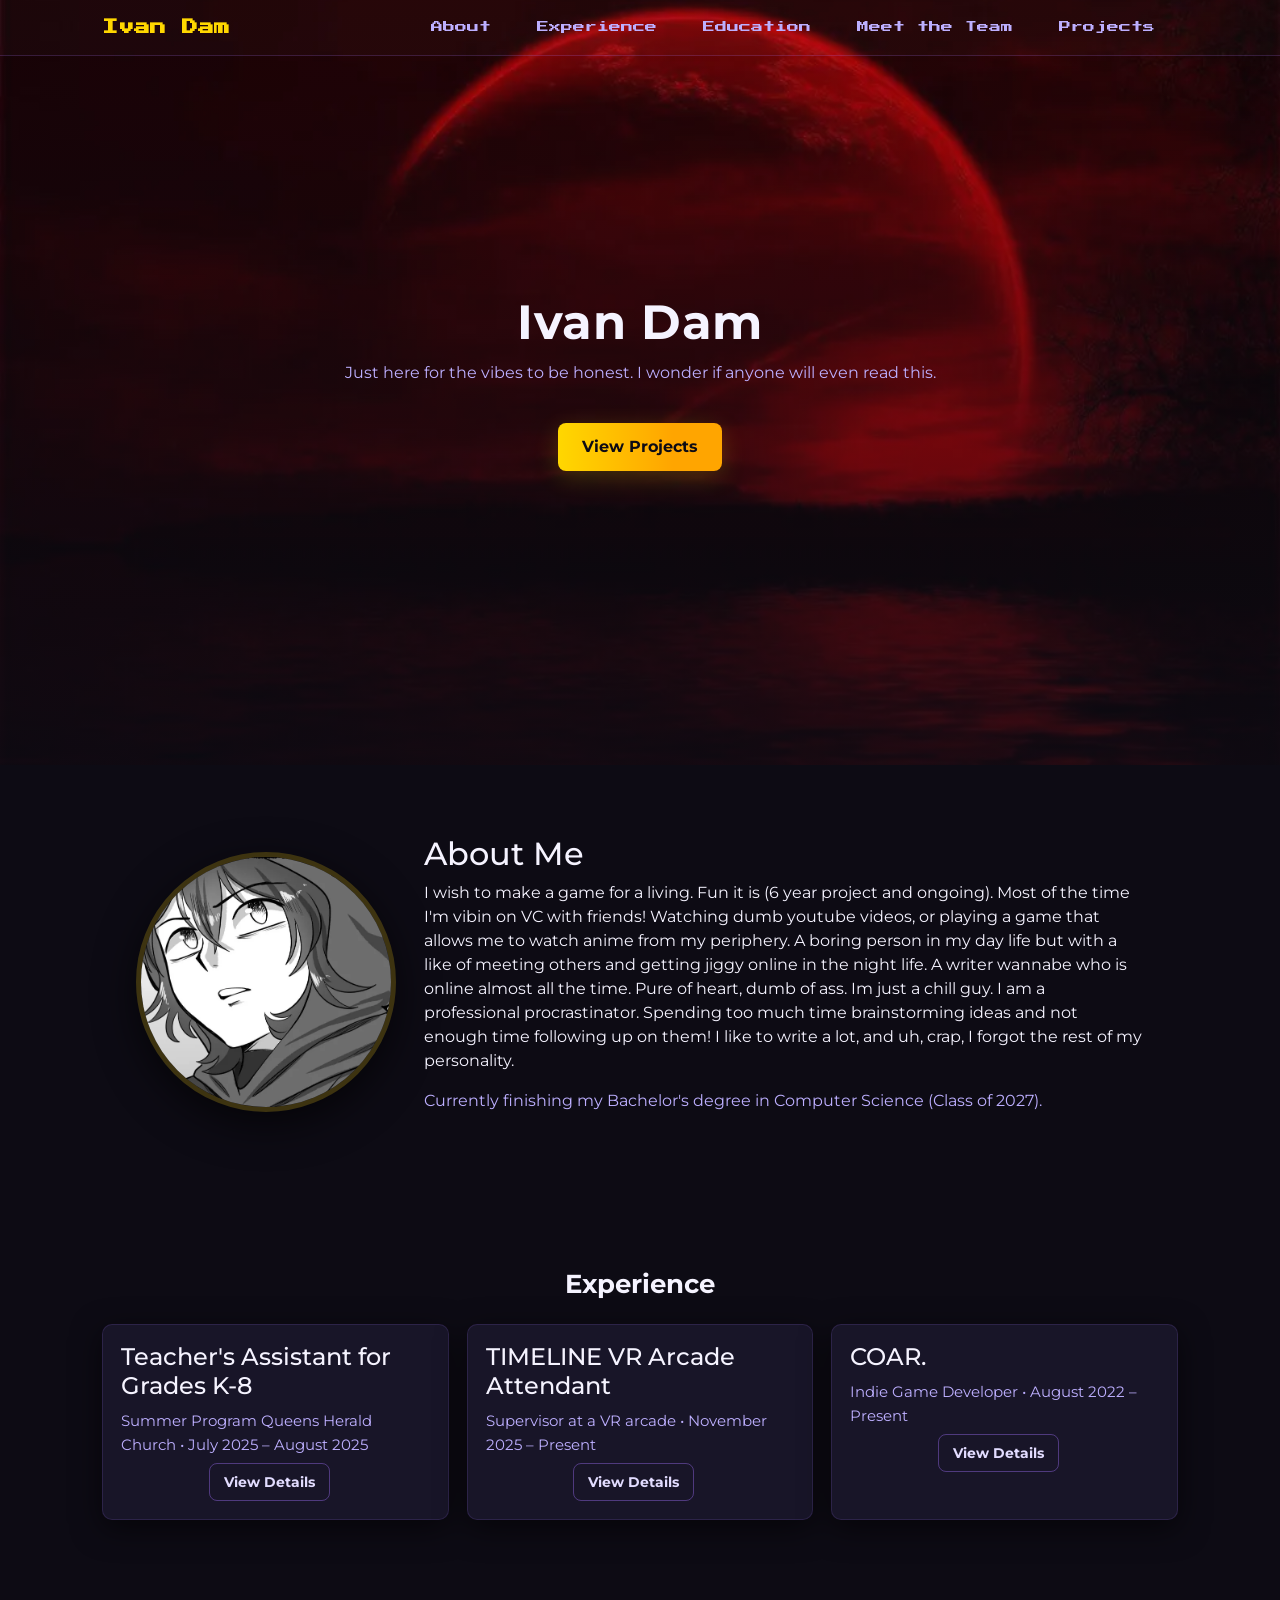
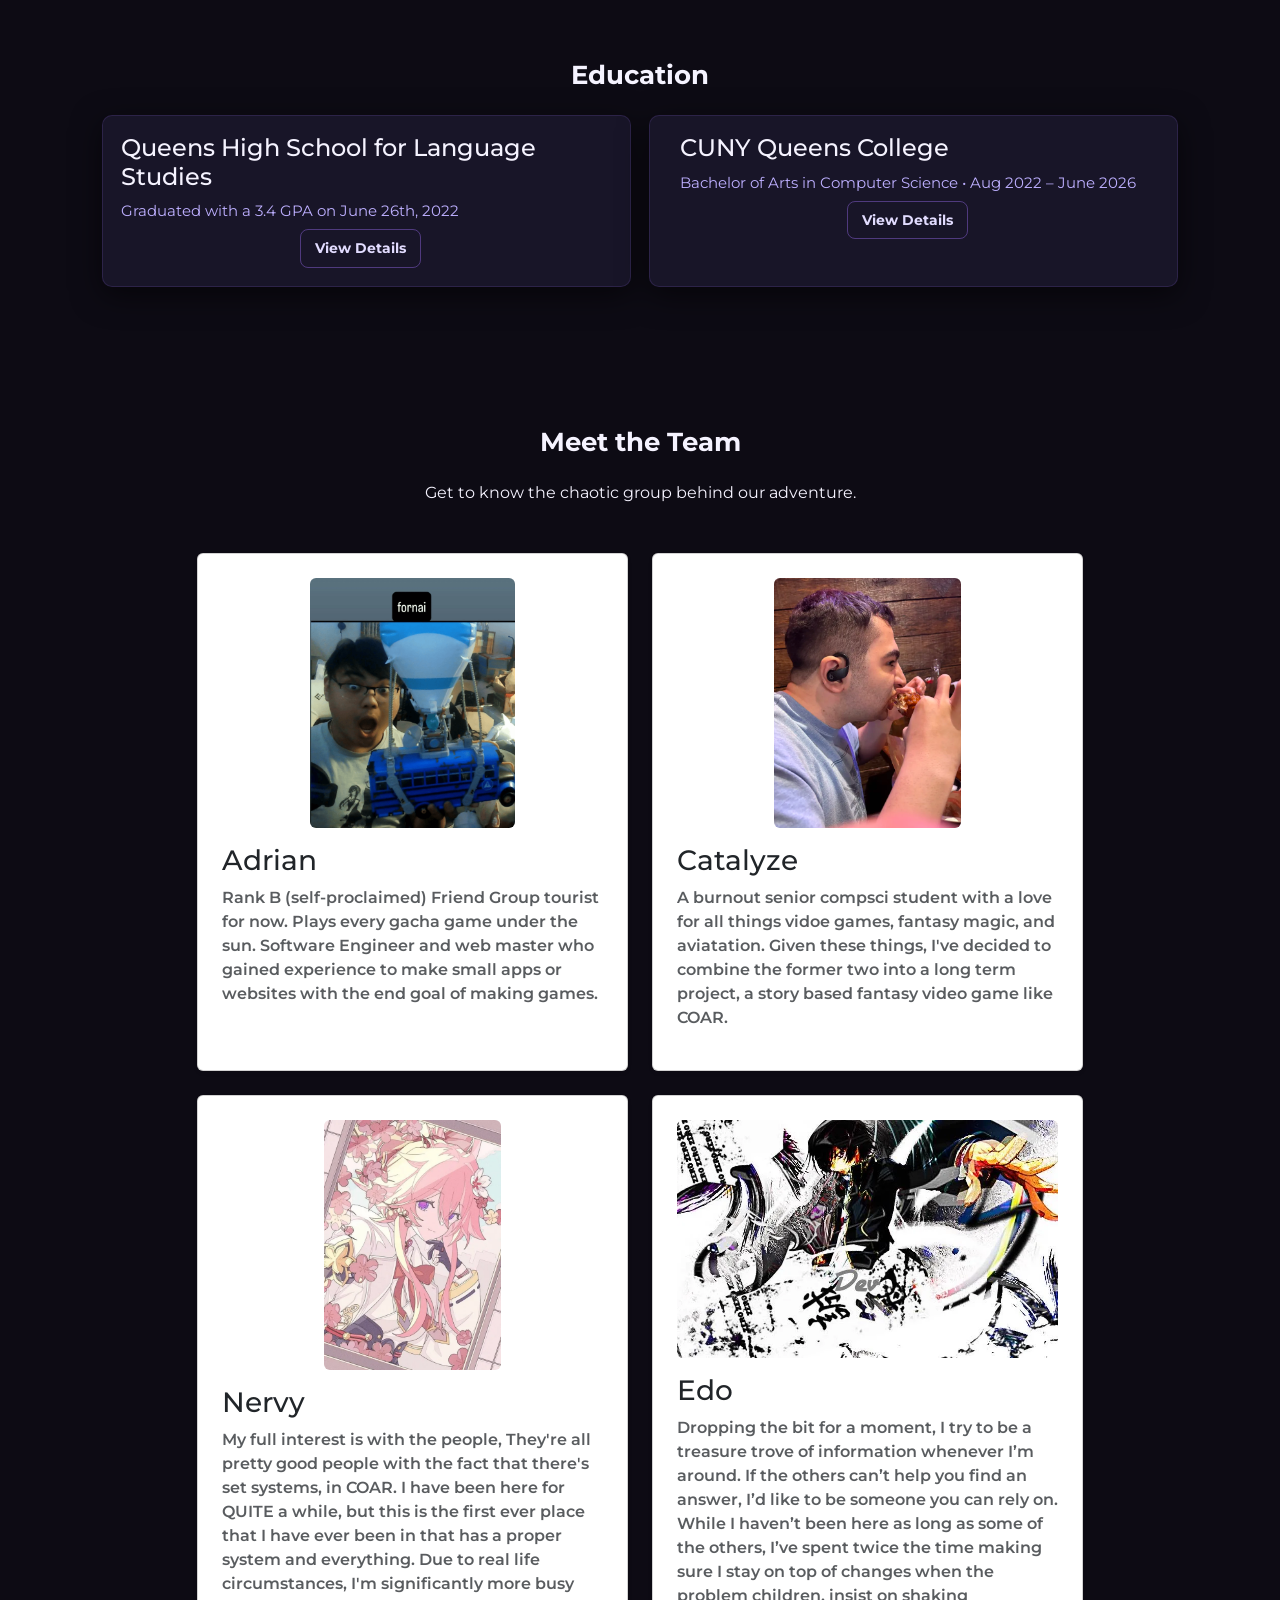
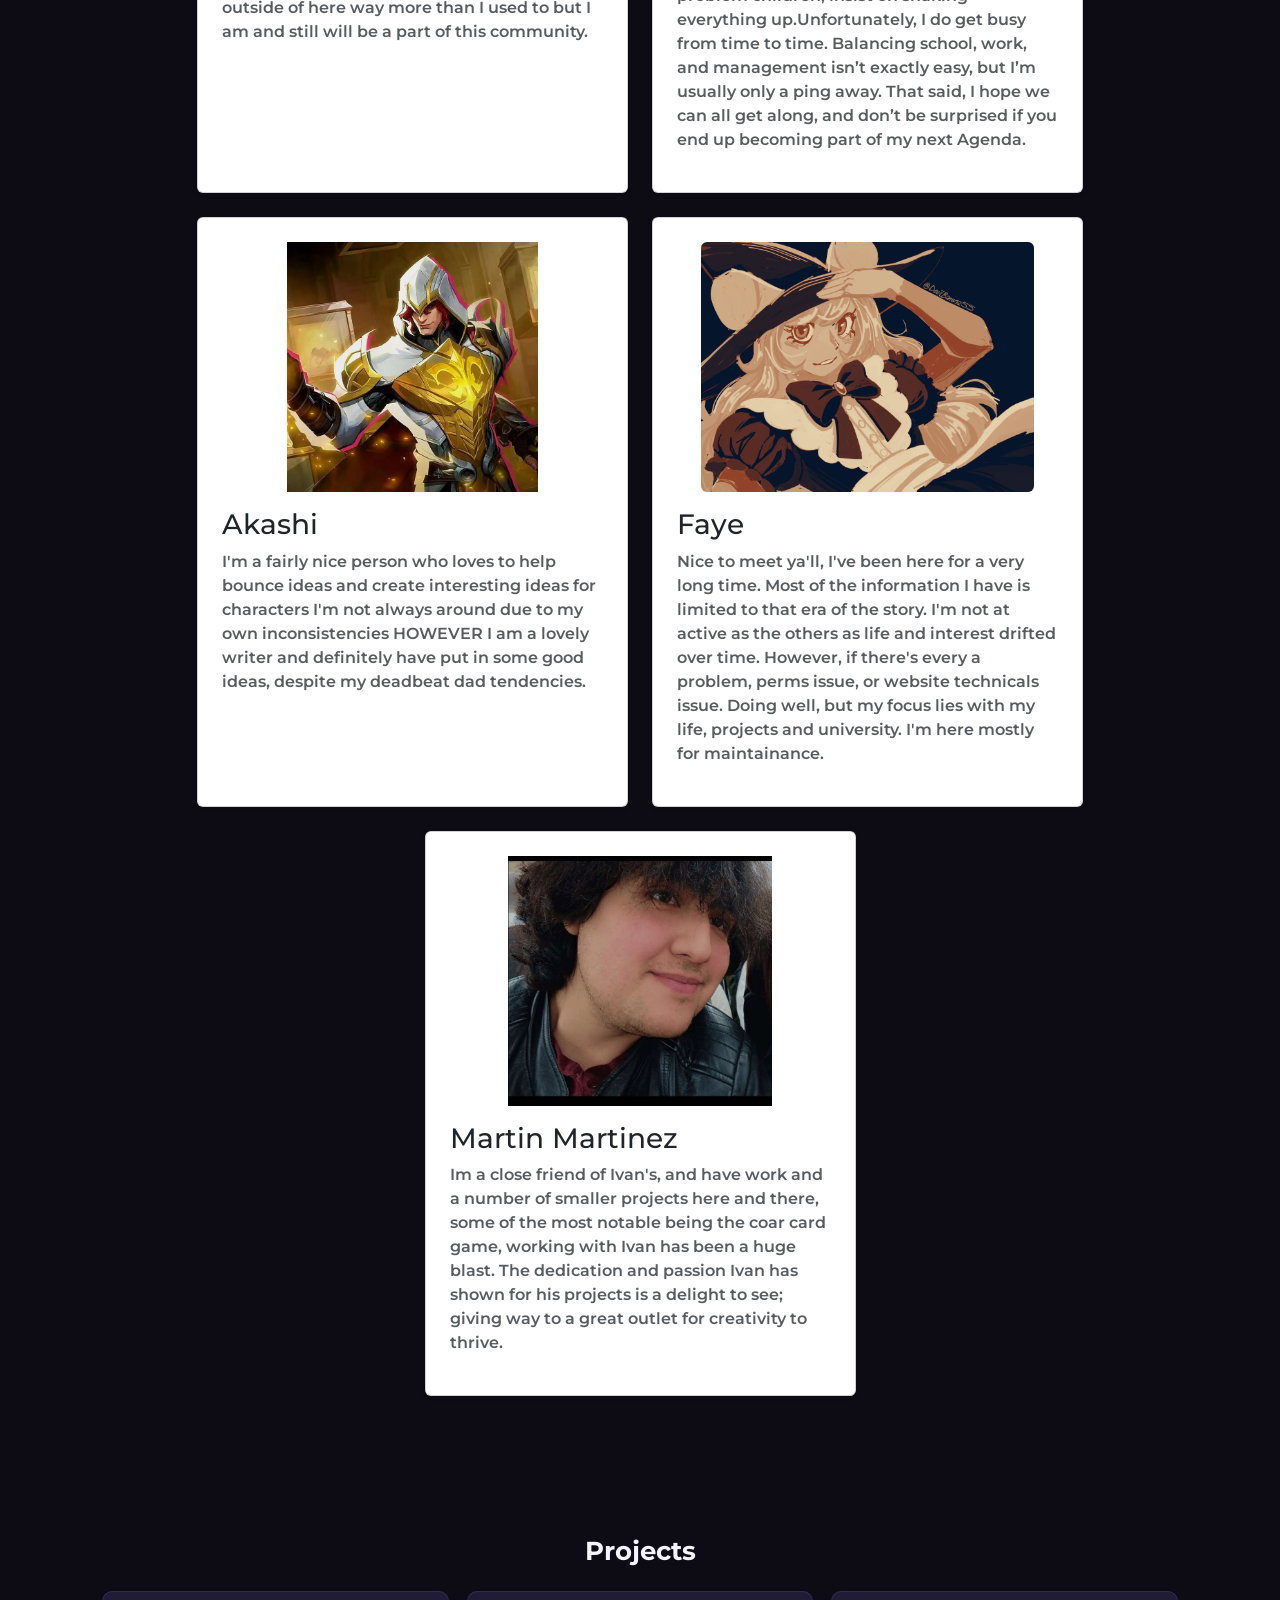
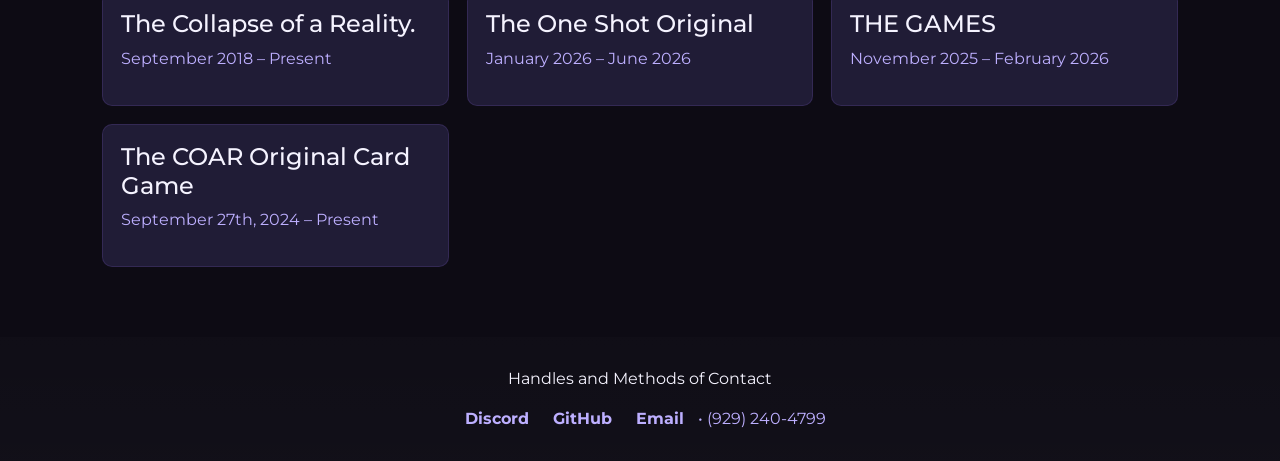
<file: index.html>
<!DOCTYPE html>
<html lang="en">

<head>
    <meta charset="utf-8" />
    <meta name="viewport" content="width=device-width,initial-scale=1" />
    <title>Ivan Dam's Portfolio</title>
    <link rel="icon" type="image/png" href="Purple.png">
    
    <link href="https://fonts.googleapis.com/css2?family=Montserrat:wght@300;400;600;700&display=swap" rel="stylesheet">

    <link href="https://cdn.jsdelivr.net/npm/bootstrap@5.3.3/dist/css/bootstrap.min.css" rel="stylesheet">

    <link rel="stylesheet" href="styles.css">
</head>

<body>

    <nav class="navbar navbar-expand-lg fixed-top custom-nav" aria-label="Main navigation">
        <div class="container">
            <a class="navbar-brand fw-bold" href="#">Ivan Dam</a>
            
            <input type="checkbox" id="nav-toggle" class="nav-toggle-check d-lg-none">
            <label for="nav-toggle" class="navbar-toggler d-lg-none" aria-label="Toggle navigation">
                <span class="navbar-toggler-icon"></span>
            </label>

            <div class="collapse navbar-collapse" id="navMenu">
                <ul class="navbar-nav ms-auto">
                    <li class="nav-item"><a class="nav-link" href="#About_me">About</a></li>
                    <li class="nav-item"><a class="nav-link" href="#experience">Experience</a></li>
                    <li class="nav-item"><a class="nav-link" href="#education">Education</a></li>
                    <li class="nav-item"><a class="nav-link" href="#meet-the-team">Meet the Team</a></li>
                    <li class="nav-item"><a class="nav-link" href="#projects">Projects</a></li>
                </ul>
            </div>
        </div>
    </nav>

    <header class="hero">
        <div class="hero-inner fade-in">
            <h1 class="hero-title">Ivan Dam</h1>
            <p class="hero-subtitle">Just here for the vibes to be honest. I wonder if anyone will even read this.</p>
            <a class="hero-btn" href="#projects">View Projects</a>
        </div>
    </header>

    <main>
        <section id="About_me" class="section container fade-in">
            <div class="about-grid">
                <div class="img-wrapper">
                    <img alt="THIS IS A MOVIE, LOKI!!!!"
                        src="Luca.png">
                </div>

                <div class="text-wrapper">
                    <h2>About Me</h2>
                    <p>
                        I wish to make a game for a living. Fun it is (6 year project and ongoing). 
                        Most of the time I'm vibin on VC with friends!
                        Watching dumb youtube videos, or playing a game that allows me to watch anime from my periphery. 
                        A boring person in my day life but with a like of meeting others and getting jiggy online in the night life. 
                        A writer wannabe who is online almost all the time. Pure of heart, dumb of ass. Im just a chill guy. 
                        I am a professional procrastinator. 
                        Spending too much time brainstorming ideas and not enough time following up on them! 
                        I like to write a lot, and uh, crap, I forgot the rest of my personality. 
                    </p>
                    <p class="muted">Currently finishing my Bachelor's degree in Computer Science (Class of 2027).</p>
                </div>
            </div>
        </section>

        <section id="experience" class="section fade-in">
            <div class="container">
                <h2 class="section-title text-center mb-4">Experience</h2>
                <div class="exp-grid">

                    <article class="exp-card">
                        <details>
                            <summary class="exp-head">
                                <div>
                                    <h4>Teacher's Assistant for Grades K-8</h4>
                                    <span class="exp-role">Summer Program Queens Herald Church • July 2025 – August 2025</span>
                                </div>
                                <span class="custom-toggle-btn">View Details</span>
                            </summary>
                            <ul class="exp-details-list">
                                <li>Games Director 12-2PM and after school care program head for 20+ kids from 4-6PM.</li>
                                <li>Served in the kitchen during lunch with general management.</li>
                            </ul>
                        </details>
                    </article>

                    <article class="exp-card">
                        <details>
                            <summary class="exp-head">
                                <div>
                                    <h4>TIMELINE VR Arcade Attendant</h4>
                                    <span class="exp-role">Supervisor at a VR arcade • November 2025 – Present</span>
                                </div>
                                <span class="custom-toggle-btn">View Details</span>
                            </summary>
                            <ul class="exp-details-list">
                                <li>Over the course of 6 months, promoted from general attendant to supervisor, overseeing a team of 5+ staff members and managing weekly operations.</li>
                                <li>Handled customer service, new staff hires, and upkeep for a busy VR arcade in NYC.</li>
                            </ul>
                        </details>
                    </article>

                    <article class="exp-card">
                        <details>
                            <summary class="exp-head">
                                <div>
                                    <h4>COAR.</h4>
                                    <span class="exp-role">Indie Game Developer • August 2022 – Present</span>
                                </div>
                                <span class="custom-toggle-btn">View Details</span>
                            </summary>
                            <ul class="exp-details-list">
                                <li>Wrote out a 2900+ page game document (with room to grow) while leading a small team of 30 employees each with their own conflicting commitments and interests.</li>
                                <li>Retained as a key contributor to the game development process with minimal burnout.</li>
                            </ul>
                        </details>
                    </article>

                </div>
            </div>
        </section>

        <section id="education" class="section dark-section fade-in">
            <div class="container">
                <h2 class="section-title text-center mb-4">Education</h2>
                <div class="edu-grid">

                    <article class="exp-card">
                        <details>
                            <summary class="exp-head">
                                <div>
                                    <h4>Queens High School for Language Studies</h4>
                                    <span class="exp-role">Graduated with a 3.4 GPA on June 26th, 2022</span>
                                </div>
                                <span class="custom-toggle-btn">View Details</span>
                            </summary>
                            <ul class="exp-details-list">
                                <li><strong>Accomplishments:</strong> Advanced Regents Diploma; Two AP classes, and High Honors.</li>
                            </ul>
                        </details>
                    </article>

                    <article class="exp-card">
                        <details>
                            <summary class="exp-head">
                                <div>
                                    <h4>CUNY Queens College</h4>
                                    <span class="exp-role">Bachelor of Arts in Computer Science • Aug 2022 – June 2026</span>
                                </div>
                                <span class="custom-toggle-btn">View Details</span>
                            </summary>
                            <ul class="exp-details-list">
                                <li><strong>Current GPA:</strong> 3.220. </li>
                                <li><strong>Related Coursework:</strong> Design & Analysis of Algorithms; Data Structures; Operating Systems; Software Engineering; Database Systems; Mathematical Models; Programming Languages.</li>
                                <li><strong>Honors & Awards:</strong> Dean’s List</li>
                            </ul>
                        </details>
                    </article>

                </div>
            </div>
        </section>

        <section id="meet-the-team" class="section container fade-in">
            <h2 class="section-title text-center mb-4">Meet the Team</h2>
            <p class="text-center mb-5">Get to know the chaotic group behind our adventure.</p>

            <div class="row g-4 justify-content-center">
                <!-- Team Member 1: Adrian!  -->
                <div class="col-md-5">
                    <article class="card p-4 h-100 shadow-sm">
                        <div class="text-center mb-3">
                            <img 
                              src="IMG_4993.png" 
                              alt="Oguri Cap? Did someone mention Oguri Gap? Day 1 Golem Balloon Player."
                              class="img-fluid rounded"
                              style="max-height: 250px; object-fit: cover;"
                            >
                        </div>
                        <h3>Adrian</h3>
                        <p class="text-muted fw-semibold">Rank B (self-proclaimed) Friend Group tourist for now. 
                            Plays every gacha game under the sun. Software Engineer and web master who gained experience to make small apps
                            or websites with the end goal of making games.</p>
                    </article>
                </div>

                <!-- Team Member 2: Hasan -->
                <div class="col-md-5">
                    <article class="card p-4 h-100 shadow-sm">
                        <div class="text-center mb-3">
                            <img 
                              src="Hasan.png" 
                              alt="I first met Ivan in Fall 2024 for our Discrete Structures Class in Junior Year."
                              class="img-fluid rounded"
                              style="max-height: 250px; object-fit: cover;"
                            >
                        </div>
                        <h3>Catalyze</h3>
                        <p class="text-muted fw-semibold">A burnout senior compsci student with a love for all things vidoe games, fantasy magic,
                            and aviatation. Given these things, I've decided to combine the former two into a long term project, a story based
                            fantasy video game like COAR.
                        </p>
                    </article>
                </div>

                <!-- Team Member 3: Shini-Rev -->
                <div class="col-md-5">
                    <article class="card p-4 h-100 shadow-sm">
                        <div class="text-center mb-3">
                            <img 
                              src="Nervy.png" 
                              alt="Names Nervy, or Nerv. Whatever makes it simple, I'm the resident kind individual. 
                              When not aggroed of course. Ask the individuals in here, they can co-sign this statement."
                              class="img-fluid rounded"
                              style="max-height: 250px; object-fit: cover;"
                            >
                        </div>
                        <h3>Nervy</h3>
                        <p class="text-muted fw-semibold">My full interest is with the people, They're all pretty good people with the fact that there's set systems, in COAR. 
                            I have been here for QUITE a while, but this is the first ever place that I have ever been in that has a proper system and everything. 
                            Due to real life circumstances, I'm significantly more busy outside of here
                            way more than I used to but I am and still will be a part of this community.
                        </p>
                    </article>
                </div>

                <!-- Team Member 4: Devon -->
                <div class="col-md-5">
                    <article class="card p-4 h-100 shadow-sm">
                        <div class="text-center mb-3">
                            <img 
                              src="Edo.png" 
                              alt="It’s nice to meet you all. I’m the resident CEO of Agenda Inc, 
                              and the man who is on the right side of history 85% of the time—Edo. 
                              Unlike my friend Nervy, I’m here to stir the pot and tease with love."
                              class="img-fluid rounded"
                              style="max-height: 250px; object-fit: cover;"
                            >
                        </div>
                        <h3>Edo</h3>
                        <p class="text-muted fw-semibold">Dropping the bit for a moment, I try to be a treasure trove of information whenever I’m around. 
                            If the others can’t help you find an answer, I’d like to be someone you can rely on. 
                            While I haven’t been here as long as some of the others, I’ve spent twice the time making sure I stay on top of changes
                            when the problem children, insist on shaking everything up.Unfortunately, I do get busy from time to time. 
                            Balancing school, work, and management isn’t exactly easy, but I’m usually only a ping away. 
                            That said, I hope we can all get along, and don’t be surprised if you end up becoming part of my next Agenda.
                        </p>
                    </article>
                </div>

                <!-- Team Member 5: Akashi -->
                 <div class="col-md-5">
                    <article class="card p-4 h-100 shadow-sm">
                        <div class="text-center mb-3">
                            <img 
                              src="Akashi.png" 
                              alt="Hello my name is Xeno, although I do go by many other aliases at time."
                              style="max-height: 250px; object-fit: cover;"
                            >
                        </div>
                        <h3>Akashi</h3>
                        <p class="text-muted fw-semibold">I'm a fairly nice person who loves to help bounce ideas and create interesting ideas for characters
                            I'm not always around due to my own inconsistencies HOWEVER I am a lovely writer and definitely have put in some good ideas, 
                            despite my deadbeat dad tendencies.
                    </article>
                </div>

                <!-- Team Member 6: Crys -->
                <div class="col-md-5">
                    <article class="card p-4 h-100 shadow-sm">
                        <div class="text-center mb-3">
                            <img 
                              src="Crys.png" 
                              alt="I'm Crys (Pronounced chris)."
                              class="img-fluid rounded"
                              style="max-height: 250px; object-fit: cover;"
                            >
                        </div>
                        <h3>Faye</h3>
                        <p class="text-muted fw-semibold">Nice to meet ya'll, I've been here for a very long time. 
                            Most of the information I have is limited to that era of the story. 
                            I'm not at active as the others as life and interest drifted over time. 
                            However, if there's every a problem, perms issue, or website technicals issue. 
                            Doing well, but my focus lies with my life, projects and university. I'm here mostly for maintainance.
                        </p>
                    </article>
                </div>

                <!-- Team Member 7: Chrono -->
                 <div class="col-md-5">
                    <article class="card p-4 h-100 shadow-sm">
                        <div class="text-center mb-3">
                            <img 
                              src="Martin.png" 
                              alt="I'll be in the Caves 4 Life!!"
                              style="max-height: 250px; object-fit: cover;"
                            >
                        </div>
                        <h3>Martin Martinez</h3>
                        <p class="text-muted fw-semibold">Im a close friend of Ivan's, and have work and a number of smaller projects here and there, some of the most notable being the coar card game, working with Ivan has been a huge blast. The dedication and passion Ivan has shown for his projects is a delight to see; giving way to a great outlet for creativity to thrive. </p>
                    </article>
                </div>
            </div>
        </section>

        <section id="projects" class="section fade-in">
            <div class="container">
                <h2 class="section-title text-center mb-4">Projects</h2>
                <div class="project-grid">

                    <a class="project-card" href="https://docs.google.com/document/d/1ex8yD_eYV0yOU9Zz2ZXDnDFFUQ0OUbSjHgyUfvv3M_8/edit?tab=t.0" target="_blank" rel="noopener">
                        <h4>The Collapse of a Reality.</h4>
                        <p class="muted">September 2018 – Present</p>
                    </a>

                    <a class="project-card" href="the-one-shot-original.html" target="_blank" rel="noopener">
                        <h4>The One Shot Original</h4>
                        <p class="muted">January 2026 – June 2026</p>
                    </a>

                    <a class="project-card" href="The-Games.html" target="_blank" rel="noopener">
                        <h4>THE GAMES</h4>
                        <p class="muted">November 2025 – February 2026</p>
                    </a>

                    <a class="project-card" href="https://docs.google.com/document/d/17Fcs3SsZpEI9CGqc_hAu7KAam82OYThMyAUIoIpEh6U/edit?tab=t.0" target="_blank" rel="noopener">
                        <h4>The COAR Original Card Game</h4>
                        <p class="muted">September 27th, 2024 – Present</p>
                    </a>

                </div>
            </div>
        </section>
    </main>

    <footer class="footer">
        <div class="container text-center">
            <p>Handles and Methods of Contact</p>
            <div class="socials">
                <a href="https://discord.com/users/thesparrow444" target="_blank" rel="noopener">Discord</a>
                <a href="https://github.com/Loki-CoaR" target="_blank" rel="noopener">GitHub</a>
                <a href="mailto:Ivandam9024@gmail.com">Email</a>
                <span class="muted">• (929) 240-4799</span>
            </div>
        </div>
    </footer>

</body>
</html>
</file>
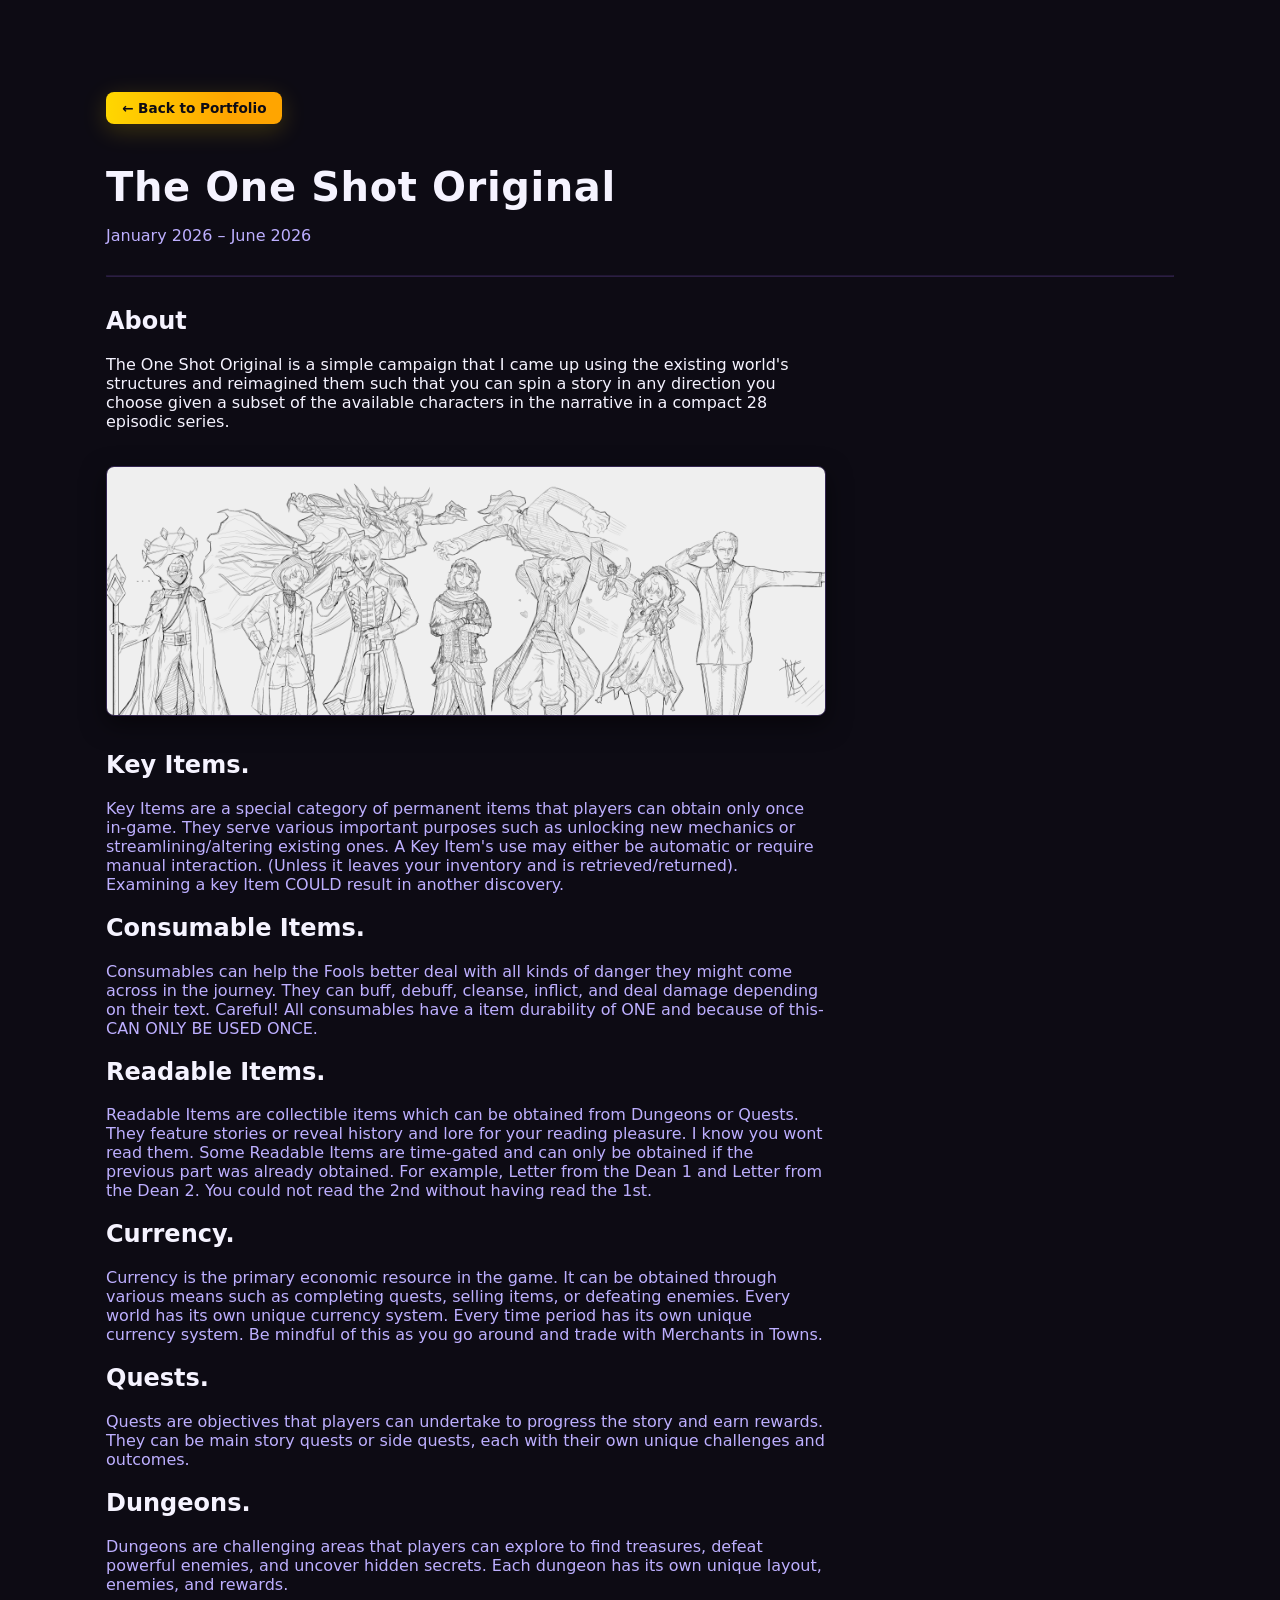
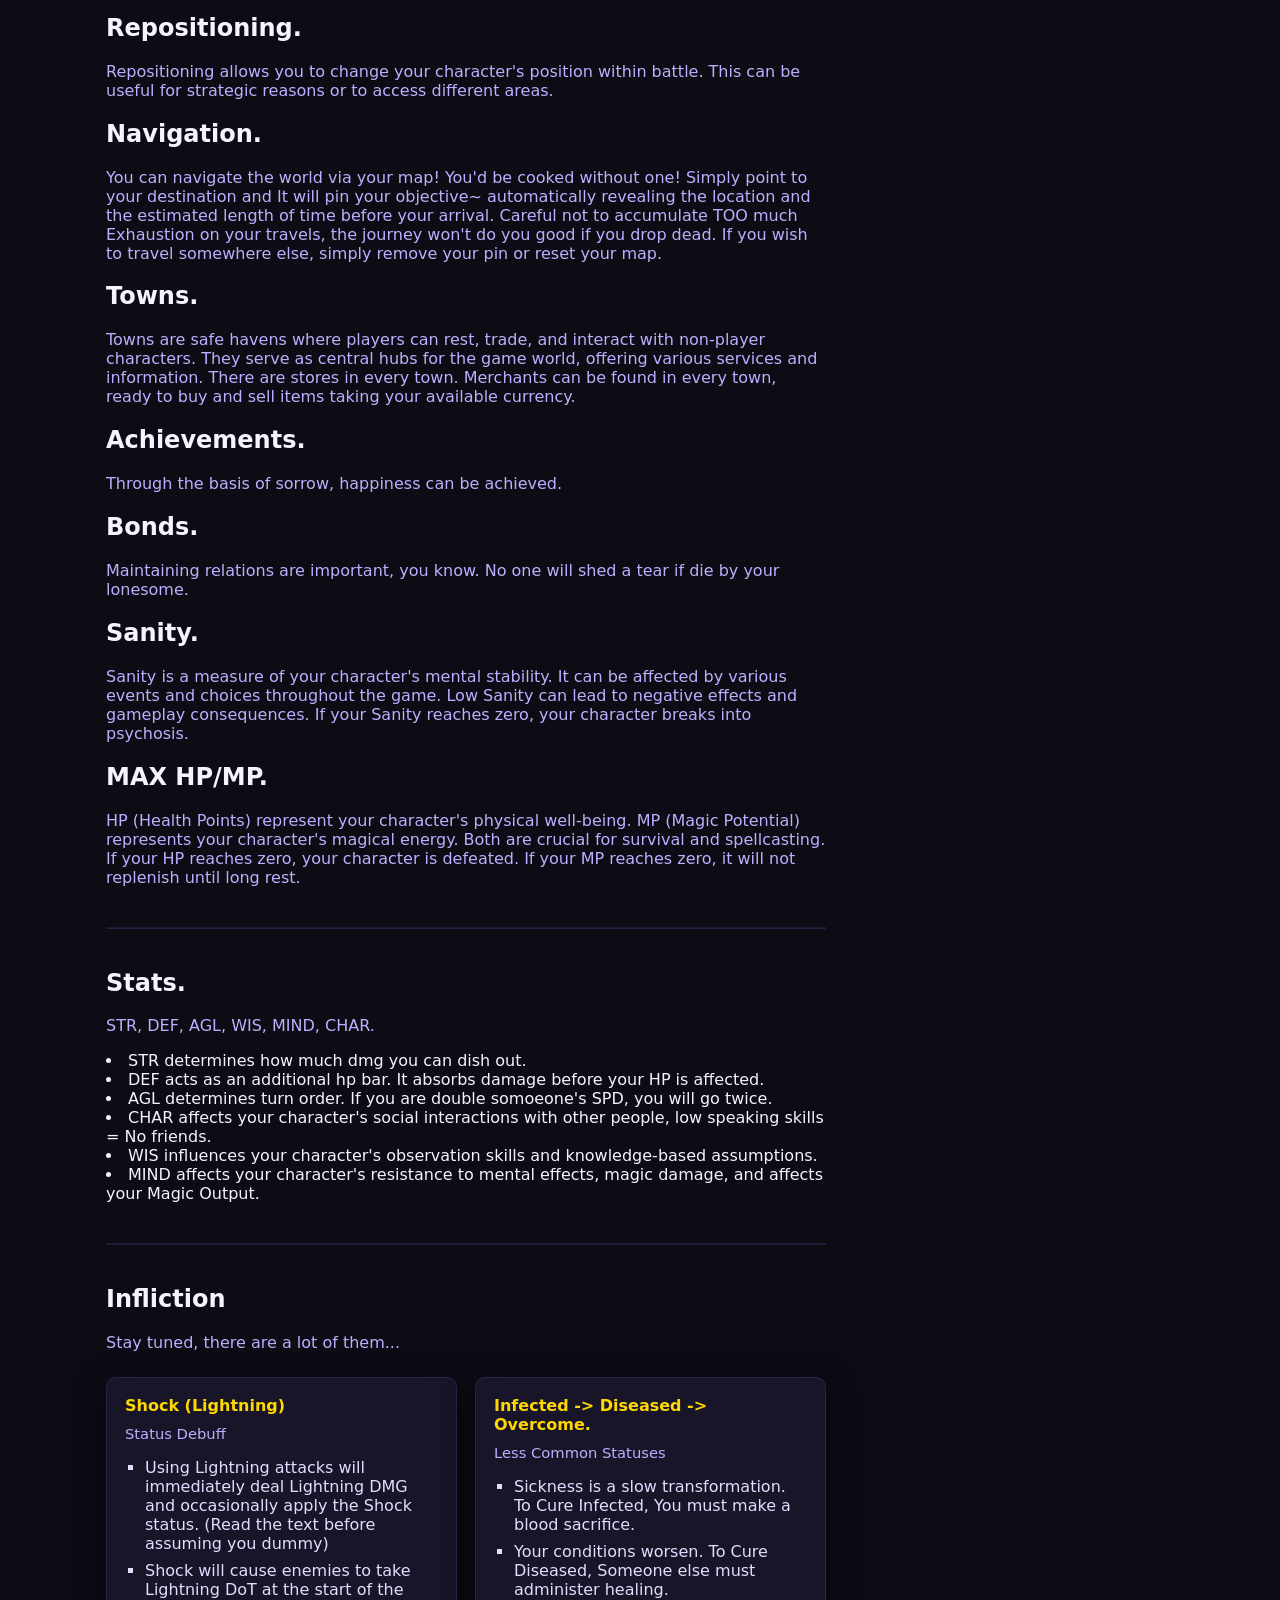
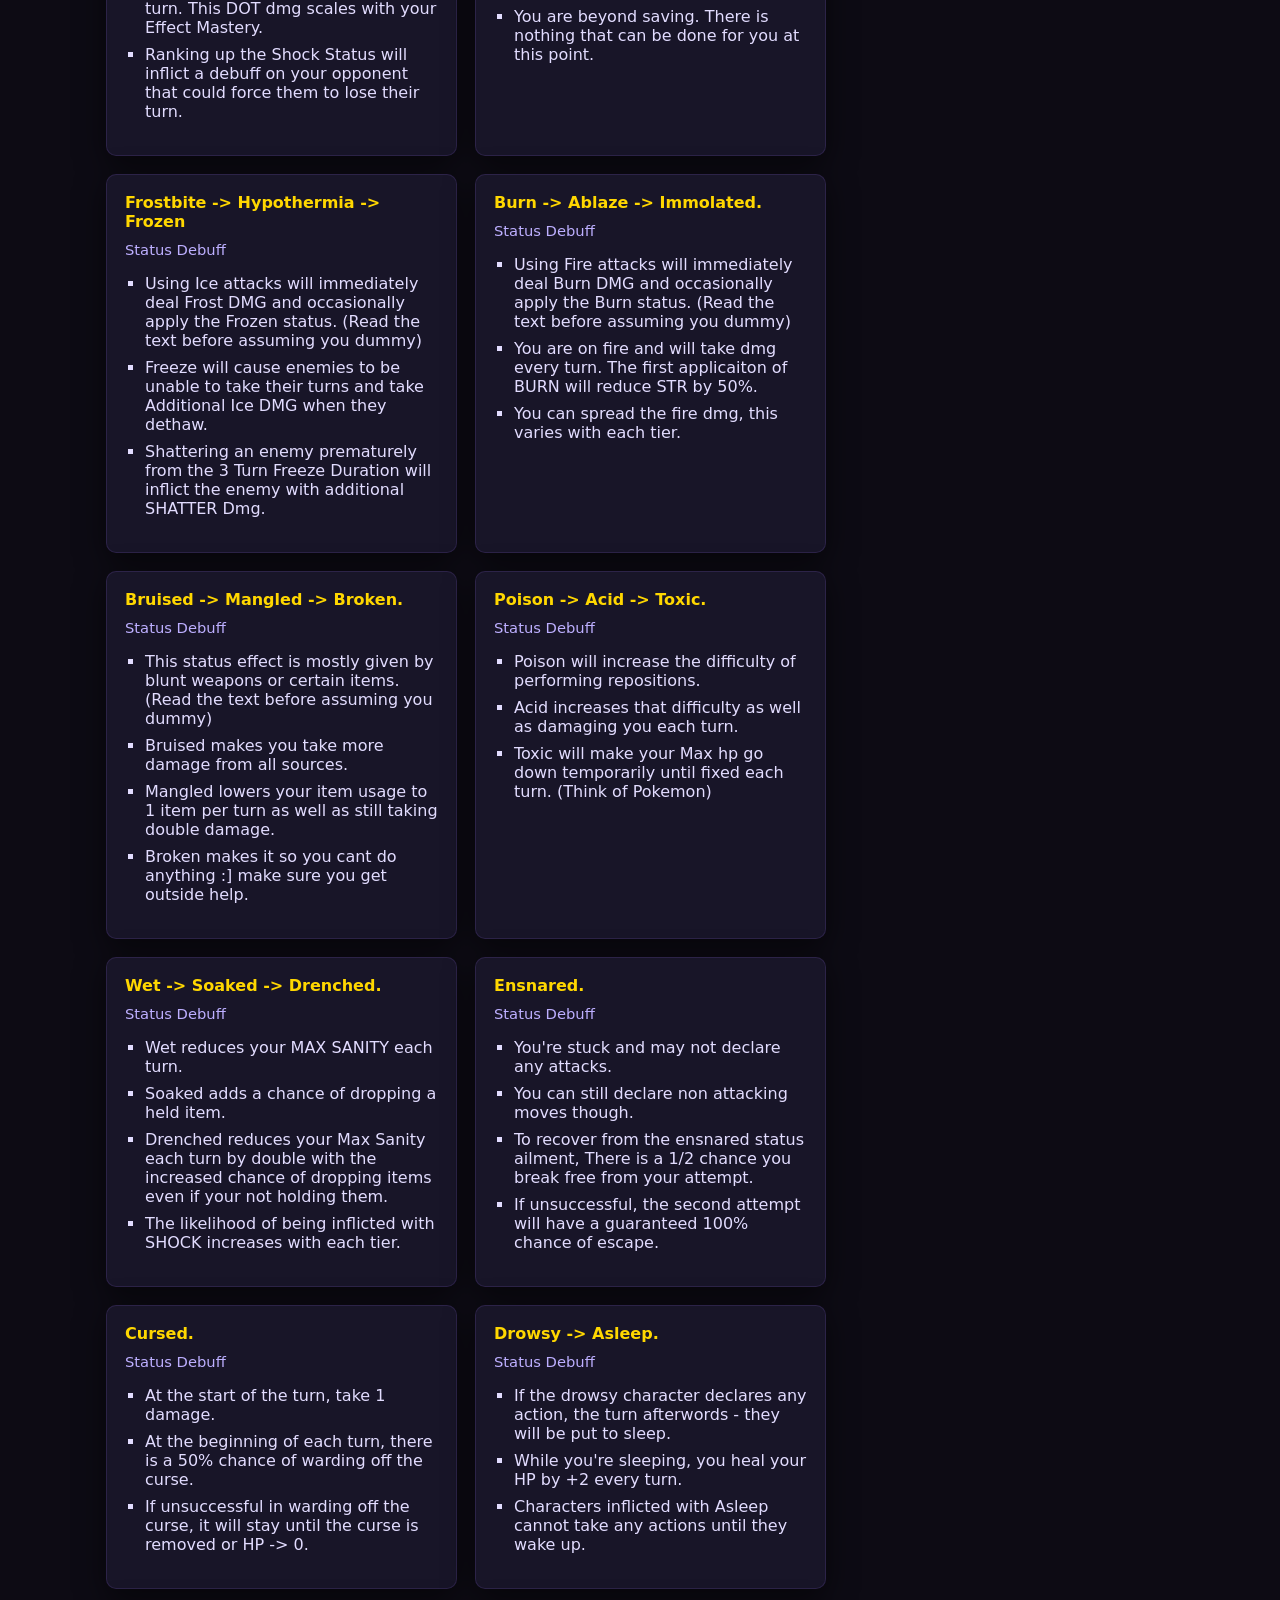
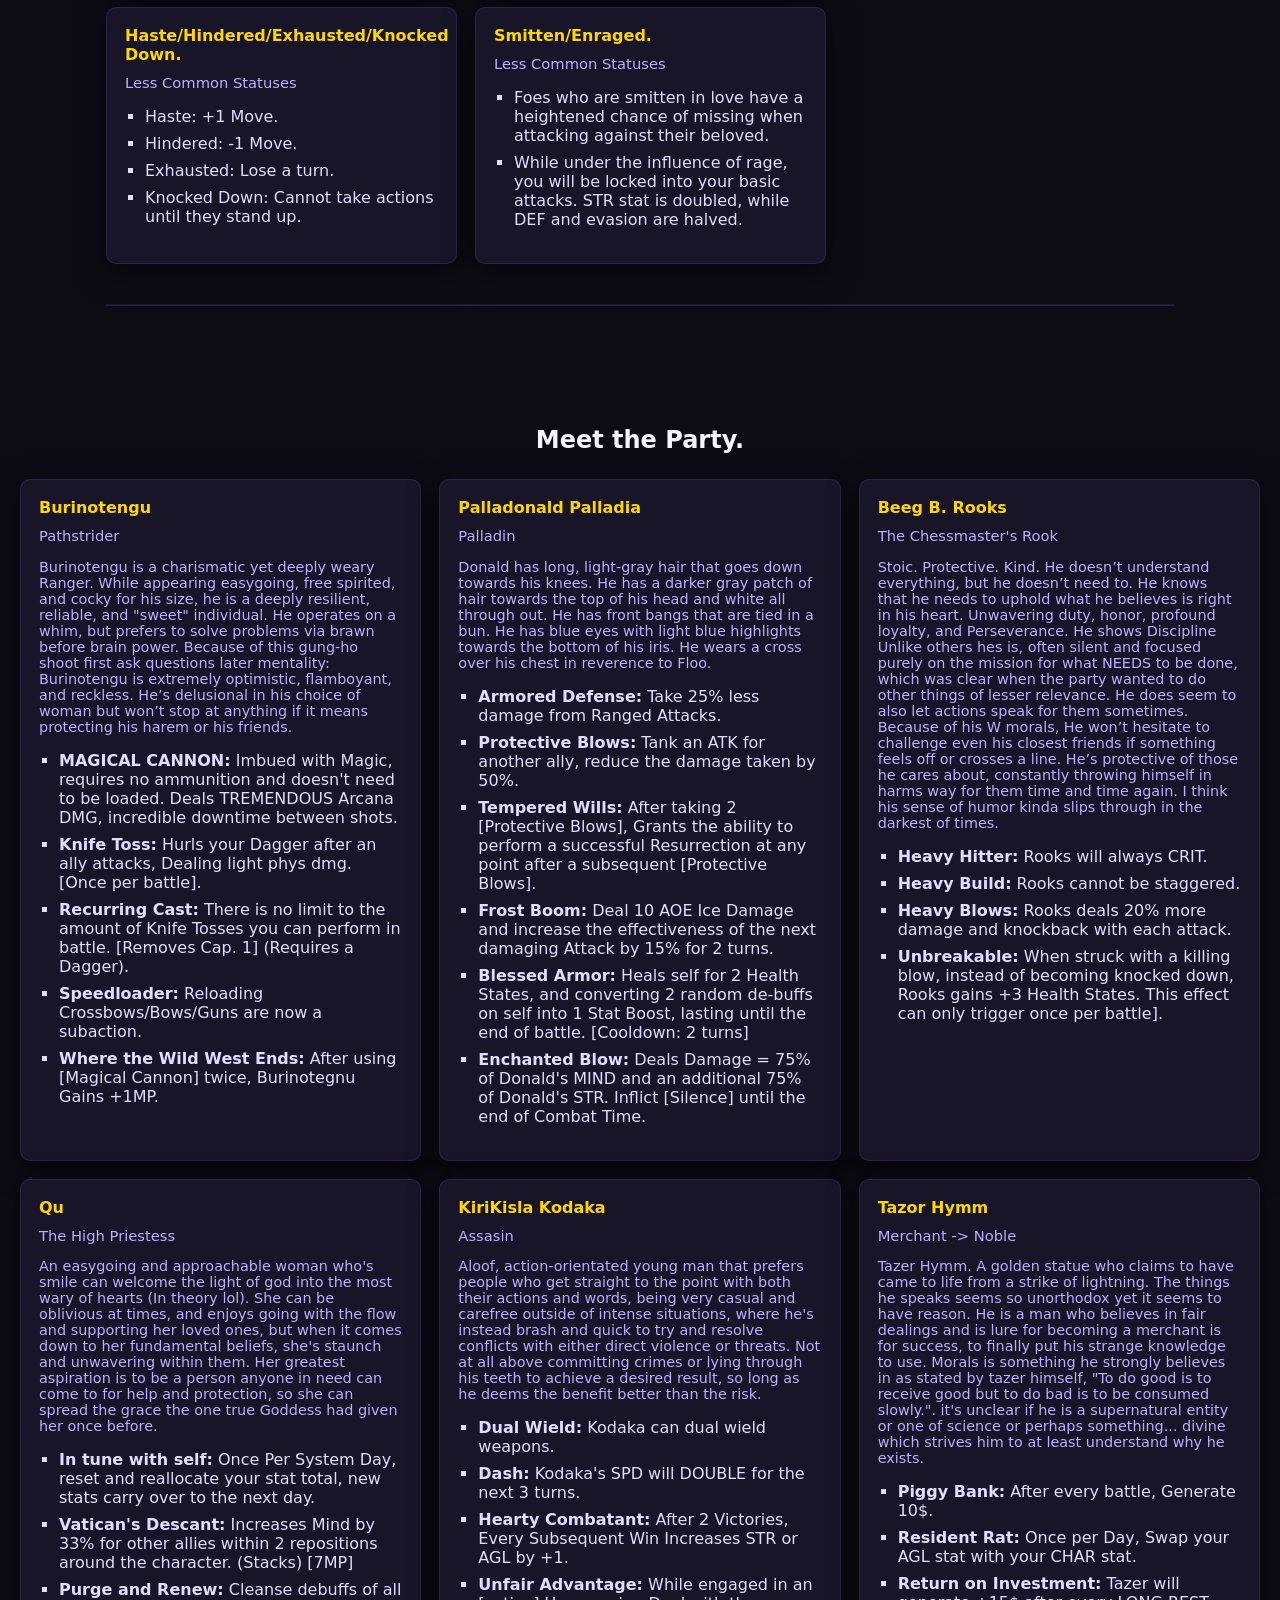
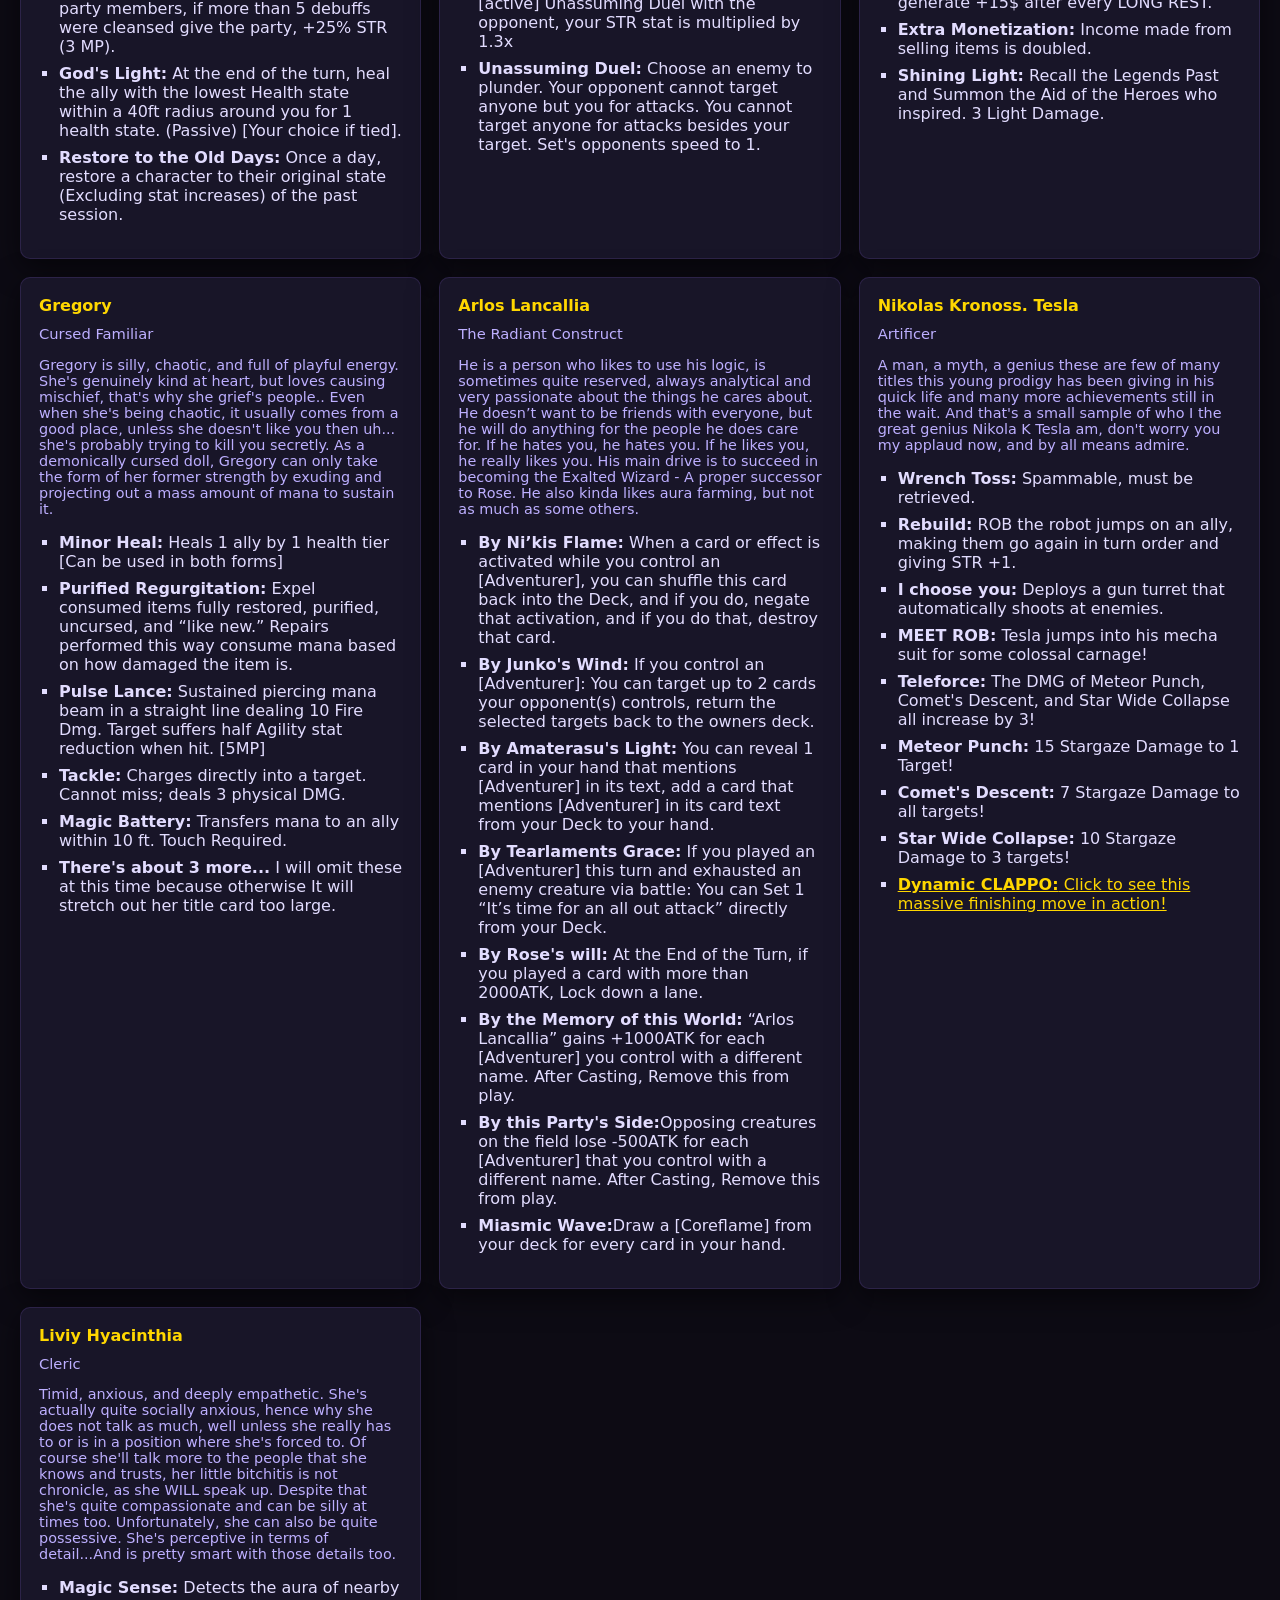
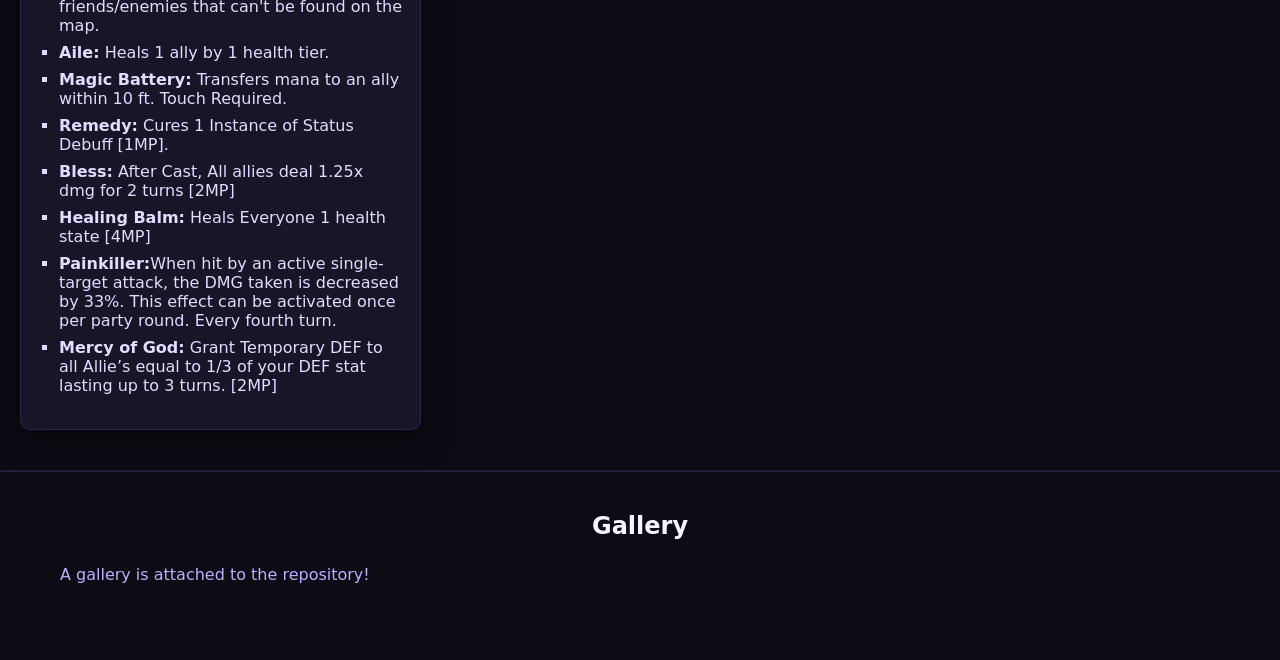
<file: the-one-shot-original.html>
<!DOCTYPE html>
<html lang="en">
<head>
    <meta charset="UTF-8">
    <meta name="viewport" content="width=device-width, initial-scale=1.0">
    <title>The One Shot Original</title>
    <link rel="icon" type="image/png" href="Purple.png">
    <link rel="stylesheet" href="styles.css"> 
</head>
<body>

    <section class="section container fade-in">
        <a href="index.html" class="hero-btn" style="padding: 8px 16px; margin-bottom: 30px; font-size: 0.85rem; border-radius: 8px;">← Back to Portfolio</a>
        
        <h1 class="hero-title" style="font-size: 2.5rem; text-align: left; margin-top: 10px;">The One Shot Original</h1>
        <p class="muted">January 2026 – June 2026</p>
        
        <hr style="border-color: rgba(163, 112, 255, 0.2); margin: 30px 0;">

        <div class="text-wrapper">
            <h2>About</h2>
            <p>The One Shot Original is a simple campaign that I came up using the existing world's structures and
                reimagined them such that you can spin a story in any direction you choose given a subset of the available
                characters in the narrative in a compact 28 episodic series.</p>
            
            <img src="Party.png" alt="Campaign Banner" style="width: 100%; height: 250px; object-fit: cover; object-position: center; display: block; margin: 35px 0; border: 1px solid rgba(163, 112, 255, 0.25); border-radius: 8px; box-shadow: 0 8px 24px rgba(0,0,0,0.5);">

            <h2>Key Items.</h2>
            <p class="muted">Key Items are a special category of permanent items that players can obtain only once in-game.  
                They serve various important purposes such as unlocking new mechanics or streamlining/altering existing ones. 
                A Key Item's use may either be automatic or require manual interaction. (Unless it leaves your inventory and is retrieved/returned).
                Examining a key Item COULD result in another discovery.</p>

            <h2>Consumable Items.</h2>
            <p class="muted">Consumables can help the Fools better deal with all kinds of danger they might come across in the journey. 
                They can buff, debuff, cleanse, inflict, and deal damage depending on their text. Careful! 
                All consumables have a item durability of ONE and because of this- CAN ONLY BE USED ONCE.</p>
            
            <h2>Readable Items.</h2>
            <p class="muted">Readable Items are collectible items which can be obtained from Dungeons or Quests. 
                They feature stories or reveal history and lore for your reading pleasure. I know you wont read them. 
                Some Readable Items are time-gated and can only be obtained if the previous part was already obtained. 
                For example, Letter from the Dean 1 and Letter from the Dean 2. You could not read the 2nd without having read the 1st.</p>
            
            <h2>Currency.</h2>
            <p class="muted">Currency is the primary economic resource in the game. 
                It can be obtained through various means such as completing quests, selling items, or defeating enemies.
                Every world has its own unique currency system. Every time period has its own unique currency system.
                Be mindful of this as you go around and trade with Merchants in Towns.</p>

            <h2>Quests.</h2>
            <p class="muted">Quests are objectives that players can undertake to progress the story and earn rewards. 
                They can be main story quests or side quests, each with their own unique challenges and outcomes.</p>

            <h2>Dungeons.</h2>
            <p class="muted">Dungeons are challenging areas that players can explore to find treasures, defeat powerful enemies, and uncover hidden secrets. 
                Each dungeon has its own unique layout, enemies, and rewards.</p>
            
            <h2>Repositioning.</h2>
            <p class="muted">Repositioning allows you to change your character's position within battle. 
                This can be useful for strategic reasons or to access different areas.</p>

            <h2>Navigation.</h2>
            <p class="muted">You can navigate the world via your map! You'd be cooked without one! 
                Simply point to your destination and It will pin your objective~ 
                automatically revealing the location and the estimated length of time before your arrival. 
                Careful not to accumulate TOO much Exhaustion on your travels, the journey won't do you good if you drop dead.
                If you wish to travel somewhere else, simply remove your pin or reset your map.</p>

            <h2>Towns.</h2>
            <p class="muted">Towns are safe havens where players can rest, trade, and interact with non-player characters. 
                They serve as central hubs for the game world, offering various services and information. There are stores in every town.
                Merchants can be found in every town, ready to buy and sell items taking your available currency.</p>

            <h2>Achievements.</h2>
            <p class="muted">Through the basis of sorrow, happiness can be achieved.</p>

            <h2>Bonds.</h2>
            <p class="muted">Maintaining relations are important, you know. No one will shed a tear if die by your lonesome.</p>
             
            <h2>Sanity.</h2>
            <p class="muted">Sanity is a measure of your character's mental stability. 
                It can be affected by various events and choices throughout the game. 
                Low Sanity can lead to negative effects and gameplay consequences. 
                If your Sanity reaches zero, your character breaks into psychosis.</p>

            <h2>MAX HP/MP.</h2>
            <p class="muted">HP (Health Points) represent your character's physical well-being. 
                MP (Magic Potential) represents your character's magical energy. Both are crucial for survival and spellcasting. 
                If your HP reaches zero, your character is defeated. If your MP reaches zero, it will not replenish until long rest.</p>
            
            <hr style="border-color: rgba(163, 112, 255, 0.2); margin: 40px 0;">

            <h2>Stats.</h2>
            <p class="muted">STR, DEF, AGL, WIS, MIND, CHAR. 
                <li>STR determines how much dmg you can dish out.</li>
                <li>DEF acts as an additional hp bar. It absorbs damage before your HP is affected.</li>
                <li>AGL determines turn order. If you are double somoeone's SPD, you will go twice.</li>
                <li>CHAR affects your character's social interactions with other people, low speaking skills = No friends.</li>
                <li>WIS influences your character's observation skills and knowledge-based assumptions.</li>
                <li>MIND affects your character's resistance to mental effects, magic damage, and affects your Magic Output.</li>
            </p>

            <hr style="border-color: rgba(163, 112, 255, 0.2); margin: 40px 0;">
            
            <h2>Infliction</h2>
            <p class="muted" style="margin-bottom: 25px;">Stay tuned, there are a lot of them...</p>

            <div class="exp-grid">
                <div class="exp-card">
                    <div class="exp-head">
                        <h4 style="color: #ffd700; margin: 0 0 4px 0;">Shock (Lightning)</h4>
                        <span class="exp-role">Status Debuff</span>
                    </div>
                    <ul class="exp-details-list" style="list-style-type: square; padding-left: 20px;">
                        <li>Using Lightning attacks will immediately deal Lightning DMG and occasionally apply the Shock status. (Read the text before assuming you dummy)</li>
                        <li>Shock will cause enemies to take Lightning DoT at the start of the turn. This DOT dmg scales with your Effect Mastery.</li>
                        <li>Ranking up the Shock Status will inflict a debuff on your opponent that could force them to lose their turn.</li>
                    </ul>
                </div>

                <div class="exp-card">
                    <div class="exp-head">
                        <h4 style="color: #ffd700; margin: 0 0 4px 0;">Infected -> Diseased -> Overcome.</h4>
                        <span class="exp-role">Less Common Statuses</span>
                    </div>
                    <ul class="exp-details-list" style="list-style-type: square; padding-left: 20px;">
                        <li>Sickness is a slow transformation. To Cure Infected, You must make a blood sacrifice.</li>
                        <li>Your conditions worsen. To Cure Diseased, Someone else must administer healing.</li>
                        <li>You are beyond saving. There is nothing that can be done for you at this point.</li>
                    </ul>
                </div>

                <div class="exp-card">
                    <div class="exp-head">
                        <h4 style="color: #ffd700; margin: 0 0 4px 0;">Frostbite -> Hypothermia -> Frozen</h4>
                        <span class="exp-role">Status Debuff</span>
                    </div>
                    <ul class="exp-details-list" style="list-style-type: square; padding-left: 20px;">
                        <li>Using Ice attacks will immediately deal Frost DMG and occasionally apply the Frozen status. (Read the text before assuming you dummy)</li>
                        <li>Freeze will cause enemies to be unable to take their turns and take Additional Ice DMG when they dethaw.</li>
                        <li>Shattering an enemy prematurely from the 3 Turn Freeze Duration will inflict the enemy with additional SHATTER Dmg.</li>
                    </ul>
                </div>

                <div class="exp-card">
                    <div class="exp-head">
                        <h4 style="color: #ffd700; margin: 0 0 4px 0;">Burn -> Ablaze -> Immolated.</h4>
                        <span class="exp-role">Status Debuff</span>
                    </div>
                    <ul class="exp-details-list" style="list-style-type: square; padding-left: 20px;">
                        <li>Using Fire attacks will immediately deal Burn DMG and occasionally apply the Burn status. (Read the text before assuming you dummy)</li>
                        <li>You are on fire and will take dmg every turn. The first applicaiton of BURN will reduce STR by 50%.</li>
                        <li>You can spread the fire dmg, this varies with each tier.</li>
                    </ul>
                </div>

                <div class="exp-card">
                    <div class="exp-head">
                        <h4 style="color: #ffd700; margin: 0 0 4px 0;">Bruised -> Mangled -> Broken.</h4>
                        <span class="exp-role">Status Debuff</span>
                    </div>
                    <ul class="exp-details-list" style="list-style-type: square; padding-left: 20px;">
                        <li>This status effect is mostly given by blunt weapons or certain items. (Read the text before assuming you dummy)</li>
                        <li>Bruised makes you take more damage from all sources.</li>
                        <li>Mangled lowers your item usage to 1 item per turn as well as still taking double damage.</li>
                        <li>Broken makes it so you cant do anything :] make sure you get outside help.</li>
                    </ul>
                </div>

                <div class="exp-card">
                    <div class="exp-head">
                        <h4 style="color: #ffd700; margin: 0 0 4px 0;">Poison -> Acid -> Toxic.</h4>
                        <span class="exp-role">Status Debuff</span>
                    </div>
                    <ul class="exp-details-list" style="list-style-type: square; padding-left: 20px;">
                        <li>Poison will increase the difficulty of performing repositions.</li>
                        <li>Acid increases that difficulty as well as damaging you each turn.</li>
                        <li>Toxic will make your Max hp go down temporarily until fixed each turn. (Think of Pokemon)</li>
                    </ul>
                </div>

                <div class="exp-card">
                    <div class="exp-head">
                        <h4 style="color: #ffd700; margin: 0 0 4px 0;">Wet -> Soaked -> Drenched.</h4>
                        <span class="exp-role">Status Debuff</span>
                    </div>
                    <ul class="exp-details-list" style="list-style-type: square; padding-left: 20px;">
                        <li>Wet reduces your MAX SANITY each turn.</li>
                        <li>Soaked adds a chance of dropping a held item.</li>
                        <li>Drenched reduces your Max Sanity each turn by double with the increased chance of dropping items even if your not holding them.</li>
                        <li>The likelihood of being inflicted with SHOCK increases with each tier.</li>
                    </ul>
                </div>

                <div class="exp-card">
                    <div class="exp-head">
                        <h4 style="color: #ffd700; margin: 0 0 4px 0;">Ensnared.</h4>
                        <span class="exp-role">Status Debuff</span>
                    </div>
                    <ul class="exp-details-list" style="list-style-type: square; padding-left: 20px;">
                        <li>You're stuck and may not declare any attacks.</li>
                        <li>You can still declare non attacking moves though.</li>
                        <li>To recover from the ensnared status ailment, There is a 1/2 chance you break free from your attempt.</li>
                        <li>If unsuccessful, the second attempt will have a guaranteed 100% chance of escape.</li>
                    </ul>
                </div>

                <div class="exp-card">
                    <div class="exp-head">
                        <h4 style="color: #ffd700; margin: 0 0 4px 0;">Cursed.</h4>
                        <span class="exp-role">Status Debuff</span>
                    </div>
                    <ul class="exp-details-list" style="list-style-type: square; padding-left: 20px;">
                        <li>At the start of the turn, take 1 damage.</li>
                        <li>At the beginning of each turn, there is a 50% chance of warding off the curse.</li>
                        <li>If unsuccessful in warding off the curse, it will stay until the curse is removed or HP -> 0.</li>
                    </ul>
                </div>

                <div class="exp-card">
                    <div class="exp-head">
                        <h4 style="color: #ffd700; margin: 0 0 4px 0;">Drowsy -> Asleep.</h4>
                        <span class="exp-role">Status Debuff</span>
                    </div>
                    <ul class="exp-details-list" style="list-style-type: square; padding-left: 20px;">
                        <li>If the drowsy character declares any action, the turn afterwords - they will be put to sleep.</li>
                        <li>While you're sleeping, you heal your HP by +2 every turn.</li>
                        <li>Characters inflicted with Asleep cannot take any actions until they wake up.</li>
                    </ul>
                </div>

                <div class="exp-card">
                    <div class="exp-head">
                        <h4 style="color: #ffd700; margin: 0 0 4px 0;">Haste/Hindered/Exhausted/Knocked Down.</h4>
                        <span class="exp-role">Less Common Statuses</span>
                    </div>
                    <ul class="exp-details-list" style="list-style-type: square; padding-left: 20px;">
                        <li>Haste: +1 Move.</li>
                        <li>Hindered: -1 Move.</li>
                        <li>Exhausted: Lose a turn.</li>
                        <li>Knocked Down: Cannot take actions until they stand up.</li>
                    </ul>
                </div>

                <div class="exp-card">
                    <div class="exp-head">
                        <h4 style="color: #ffd700; margin: 0 0 4px 0;">Smitten/Enraged.</h4>
                        <span class="exp-role">Less Common Statuses</span>
                    </div>
                    <ul class="exp-details-list" style="list-style-type: square; padding-left: 20px;">
                        <li>Foes who are smitten in love have a heightened chance of missing when attacking against their beloved.</li>
                        <li>While under the influence of rage, you will be locked into your basic attacks. STR stat is doubled, while DEF and evasion are halved.</li>
                    </ul>
                </div>
            </div>
        </div>
        <hr style="border-color: rgba(163, 112, 255, 0.2); margin: 40px 0;">
    </section>

    <h2 style="text-align: center; margin-top: 10px; margin-bottom: 10px;">Meet the Party.</h2>
    <div class="exp-grid" style="margin-top: 25px; padding: 0 20px;">
    
        <div class="exp-card">
            <div class="exp-head">
                <h4 style="color: #ffd700; margin: 0 0 4px 0;">Burinotengu</h4>
                <span class="exp-role">Pathstrider</span>
            </div>
            
            <p class="muted" style="font-size: 0.9rem; margin-bottom: 15px;">Burinotengu is a charismatic yet deeply weary Ranger. While appearing easygoing, free spirited, and cocky for his size, he is a deeply resilient, reliable, and "sweet" individual. He operates on a whim, but prefers to solve problems via brawn before brain power. Because of this gung-ho shoot first ask questions later mentality: Burinotengu is extremely optimistic, flamboyant, and reckless. He’s delusional in his choice of woman but won’t stop at anything if it means protecting his harem or his friends.</p>
            
            <ul class="exp-details-list" style="list-style-type: square; padding-left: 20px;">
                <li><strong>MAGICAL CANNON:</strong> Imbued with Magic, requires no ammunition and doesn't need to be loaded. Deals TREMENDOUS Arcana DMG, incredible downtime between shots.</li>
                <li><strong>Knife Toss:</strong> Hurls your Dagger after an ally attacks, Dealing light phys dmg. [Once per battle].</li>
                <li><strong>Recurring Cast:</strong> There is no limit to the amount of Knife Tosses you can perform in battle. [Removes Cap. 1] (Requires a Dagger).</li>
                <li><strong>Speedloader:</strong> Reloading Crossbows/Bows/Guns are now a subaction.</li>
                <li><strong>Where the Wild West Ends:</strong> After using [Magical Cannon] twice, Burinotegnu Gains +1MP.</li>
            </ul>
        </div>

        <div class="exp-card">
            <div class="exp-head">
                <h4 style="color: #ffd700; margin: 0 0 4px 0;">Palladonald Palladia</h4>
                <span class="exp-role">Palladin</span>
            </div>
            
            <p class="muted" style="font-size: 0.9rem; margin-bottom: 15px;">Donald has long, light-gray hair that goes down towards his knees. 
                He has a darker gray patch of hair towards the top of his head and white all through out. He has front bangs that are tied in a bun. 
                He has blue eyes with light blue highlights towards the bottom of his iris. He wears a cross over his chest in reverence to Floo.</p>
            
            <ul class="exp-details-list" style="list-style-type: square; padding-left: 20px;">
                <li><strong>Armored Defense:</strong> Take 25% less damage from Ranged Attacks.</li>
                <li><strong>Protective Blows:</strong> Tank an ATK for another ally, reduce the damage taken by 50%.</li>
                <li><strong>Tempered Wills:</strong> After taking 2 [Protective Blows], Grants the ability to perform a successful Resurrection at any point after a subsequent [Protective Blows].</li>
                <li><strong>Frost Boom:</strong> Deal 10 AOE Ice Damage and increase the effectiveness of the next damaging Attack by 15% for 2 turns.</li>
                <li><strong>Blessed Armor:</strong> Heals self for 2 Health States, and converting 2 random de-buffs on self into 1 Stat Boost, lasting until the end of battle. [Cooldown: 2 turns]</li>
                <li><strong>Enchanted Blow:</strong> Deals Damage = 75% of Donald's MIND and an additional 75% of Donald's STR. Inflict [Silence] until the end of Combat Time.</li>
            </ul>
        </div>

        <div class="exp-card">
            <div class="exp-head">
                <h4 style="color: #ffd700; margin: 0 0 4px 0;">Beeg B. Rooks</h4>
                <span class="exp-role">The Chessmaster's Rook</span>
            </div>
            
            <p class="muted" style="font-size: 0.9rem; margin-bottom: 15px;">Stoic. Protective. Kind. He doesn’t understand everything, but he doesn’t need to. He knows that he needs to uphold what he believes is right in his heart. Unwavering duty, honor, profound loyalty, and Perseverance. He shows Discipline Unlike others hes is, often silent and focused purely on the mission for what NEEDS to be done, which was clear when the party wanted to do other things of lesser relevance. He does seem to also let actions speak for them sometimes. Because of his W morals, He won’t hesitate to challenge even his closest friends if something feels off or crosses a line. He’s protective of those he cares about, constantly throwing himself in harms way for them time and time again. I think his sense of humor kinda slips through in the darkest of times.</p>
            
            <ul class="exp-details-list" style="list-style-type: square; padding-left: 20px;">
                <li><strong>Heavy Hitter:</strong> Rooks will always CRIT.</li>
                <li><strong>Heavy Build:</strong> Rooks cannot be staggered.</li>
                <li><strong>Heavy Blows:</strong> Rooks deals 20% more damage and knockback with each attack.</li>
                <li><strong>Unbreakable:</strong> When struck with a killing blow, instead of becoming knocked down, Rooks gains +3 Health States. This effect can only trigger once per battle].</li>
            </ul>
        </div>

        <div class="exp-card">
            <div class="exp-head">
                <h4 style="color: #ffd700; margin: 0 0 4px 0;">Qu</h4>
                <span class="exp-role">The High Priestess</span>
            </div>
            
            <p class="muted" style="font-size: 0.9rem; margin-bottom: 15px;">An easygoing and approachable woman who's smile can welcome the light of god into the most wary of hearts (In theory lol). She can be oblivious at times, and enjoys going with the flow and supporting her loved ones, but when it comes down to her fundamental beliefs, she's staunch and unwavering within them. Her greatest aspiration is to be a person anyone in need can come to for help and protection, so she can spread the grace the one true Goddess had given her once before.</p>
            
            <ul class="exp-details-list" style="list-style-type: square; padding-left: 20px;">
                <li><strong>In tune with self:</strong> Once Per System Day, reset and reallocate your stat total, new stats carry over to the next day.</li>
                <li><strong>Vatican's Descant:</strong> Increases Mind by 33% for other allies within 2 repositions around the character. (Stacks) [7MP]</li>
                <li><strong>Purge and Renew:</strong> Cleanse debuffs of all party members, if more than 5 debuffs were cleansed give the party, +25% STR (3 MP).</li>
                <li><strong>God's Light:</strong> At the end of the turn, heal the ally with the lowest Health state within a 40ft radius around you for 1 health state. (Passive) [Your choice if tied].</li>
                <li><strong>Restore to the Old Days:</strong> Once a day, restore a character to their original state (Excluding stat increases) of the past session.</li>
            </ul>
        </div>

        <div class="exp-card">
            <div class="exp-head">
                <h4 style="color: #ffd700; margin: 0 0 4px 0;">KiriKisla Kodaka</h4>
                <span class="exp-role">Assasin</span>
            </div>
            
            <p class="muted" style="font-size: 0.9rem; margin-bottom: 15px;"> Aloof, action-orientated young man that prefers people who get straight to the point with both their actions and words, being very casual and carefree outside of intense situations, where he's instead brash and quick to try and resolve conflicts with either direct violence or threats. Not at all above committing crimes or lying through his teeth to achieve a desired result, so long as he deems the benefit better than the risk.</p>
            
            <ul class="exp-details-list" style="list-style-type: square; padding-left: 20px;">
                <li><strong>Dual Wield:</strong> Kodaka can dual wield weapons.</li>
                <li><strong>Dash:</strong> Kodaka's SPD will DOUBLE for the next 3 turns.</li>
                <li><strong>Hearty Combatant:</strong> After 2 Victories, Every Subsequent Win Increases STR or AGL by +1.</li>
                <li><strong>Unfair Advantage:</strong> While engaged in an [active] Unassuming Duel with the opponent, your STR stat is multiplied by 1.3x</li>
                <li><strong>Unassuming Duel:</strong> Choose an enemy to plunder. Your opponent cannot target anyone but you for attacks. You cannot target anyone for attacks besides your target. Set's opponents speed to 1.</li>
            </ul>
        </div>

        <div class="exp-card">
            <div class="exp-head">
                <h4 style="color: #ffd700; margin: 0 0 4px 0;">Tazor Hymm</h4>
                <span class="exp-role">Merchant -> Noble</span>
            </div>
            
            <p class="muted" style="font-size: 0.9rem; margin-bottom: 15px;"> Tazer Hymm. A golden statue who claims to have came to life from a strike of lightning. The things he speaks seems so unorthodox yet it seems to have reason. He is a man who believes in fair dealings and is lure for becoming a merchant is for success, to finally put his strange knowledge to use. Morals is something he strongly believes in as stated by tazer himself, "To do good is to receive good but to do bad is to be consumed slowly.". it's unclear if he is a supernatural entity or one of science or perhaps something... divine which strives him to at least understand why he exists. </p>
            
            <ul class="exp-details-list" style="list-style-type: square; padding-left: 20px;">
                <li><strong>Piggy Bank:</strong> After every battle, Generate 10$.</li>
                <li><strong>Resident Rat:</strong> Once per Day, Swap your AGL stat with your CHAR stat.</li>
                <li><strong>Return on Investment:</strong> Tazer will generate +15$ after every LONG REST.</li>
                <li><strong>Extra Monetization:</strong>  Income made from selling items is doubled.</li>
                <li><strong>Shining Light:</strong> Recall the Legends Past and Summon the Aid of the Heroes who inspired. 3 Light Damage.</li>
            </ul>
        </div>

        <div class="exp-card">
            <div class="exp-head">
                <h4 style="color: #ffd700; margin: 0 0 4px 0;">Gregory</h4>
                <span class="exp-role">Cursed Familiar</span>
            </div>
            
            <p class="muted" style="font-size: 0.9rem; margin-bottom: 15px;"> Gregory is silly, chaotic, and full of playful energy. She's genuinely kind at heart, but loves causing mischief, that's why she grief's people.. Even when she's being chaotic, it usually comes from a good place, unless she doesn't like you then uh... she's probably trying to kill you secretly. As a demonically cursed doll, Gregory can only take the form of her former strength by exuding and projecting out a mass amount of mana to sustain it. </p>
            
            <ul class="exp-details-list" style="list-style-type: square; padding-left: 20px;">
                <li><strong>Minor Heal:</strong> Heals 1 ally by 1 health tier [Can be used in both forms]</li>
                <li><strong>Purified Regurgitation:</strong> Expel consumed items fully restored, purified, uncursed, and “like new.” Repairs performed this way consume mana based on how damaged the item is.</li>
                <li><strong>Pulse Lance:</strong> Sustained piercing mana beam in a straight line dealing 10 Fire Dmg. Target suffers half Agility stat reduction when hit. [5MP]</li>
                <li><strong>Tackle:</strong> Charges directly into a target. Cannot miss; deals 3 physical DMG.</li>
                <li><strong>Magic Battery:</strong> Transfers mana to an ally within 10 ft. Touch Required.</li>
                <li><strong>There's about 3 more...</strong> I will omit these at this time because otherwise It will stretch out her title card too large.</li>
            </ul>
        </div>

        <div class="exp-card">
            <div class="exp-head">
                <h4 style="color: #ffd700; margin: 0 0 4px 0;">Arlos Lancallia</h4>
                <span class="exp-role">The Radiant Construct</span>
            </div>
            
            <p class="muted" style="font-size: 0.9rem; margin-bottom: 15px;"> He is a person who likes to use his logic, is sometimes quite reserved, always analytical and very passionate about the things he cares about. He doesn’t want to be friends with everyone, but he will do anything for the people he does care for. If he hates you, he hates you. If he likes you, he really likes you. His main drive is to succeed in becoming the Exalted Wizard - A proper successor to Rose. He also kinda likes aura farming, but not as much as some others. </p>
            
            <ul class="exp-details-list" style="list-style-type: square; padding-left: 20px;">
                <li><strong>By Ni’kis Flame:</strong> When a card or effect is activated while you control an [Adventurer], you can shuffle this card back into the Deck, and if you do, negate that activation, and if you do that, destroy that card.</li>
                <li><strong>By Junko's Wind:</strong> If you control an [Adventurer]: You can target up to 2 cards your opponent(s) controls, return the selected targets back to the owners deck.</li>
                <li><strong>By Amaterasu's Light:</strong> You can reveal 1 card in your hand that mentions [Adventurer] in its text, add a card that mentions [Adventurer] in its card text from your Deck to your hand.</li>
                <li><strong>By Tearlaments Grace:</strong> If you played an [Adventurer] this turn and exhausted an enemy creature via battle: You can Set 1 “It’s time for an all out attack” directly from your Deck.</li>
                <li><strong>By Rose's will:</strong> At the End of the Turn, if you played a card with more than 2000ATK, Lock down a lane.</li>
                <li><strong>By the Memory of this World:</strong> “Arlos Lancallia” gains +1000ATK for each [Adventurer] you control with a different name. After Casting, Remove this from play.</li>
                <li><strong>By this Party's Side:</strong>Opposing creatures on the field lose -500ATK for each [Adventurer] that you control with a different name. After Casting, Remove this from play. </li>
                <li><strong>Miasmic Wave:</strong>Draw a [Coreflame] from your deck for every card in your hand.</li>
            </ul>
        </div>

        <div class="exp-card">
            <div class="exp-head">
                <h4 style="color: #ffd700; margin: 0 0 4px 0;">Nikolas Kronoss. Tesla</h4>
                <span class="exp-role">Artificer</span>
            </div>
            
            <p class="muted" style="font-size: 0.9rem; margin-bottom: 15px;"> A man, a myth, a genius these are few of many titles this young prodigy has been giving in his quick life and many more achievements still in the wait. And that's a small sample of who I the great genius Nikola K Tesla am, don't worry you my applaud now, and by all means admire. </p>
            
            <ul class="exp-details-list" style="list-style-type: square; padding-left: 20px;">
                <li><strong>Wrench Toss:</strong> Spammable, must be retrieved. </li>
                <li><strong>Rebuild:</strong> ROB the robot jumps on an ally, making them go again in turn order and giving STR +1.</li>
                <li><strong>I choose you:</strong> Deploys a gun turret that automatically shoots at enemies. </li>
                <li><strong>MEET ROB:</strong> Tesla jumps into his mecha suit for some colossal carnage!</li>
                <li><strong>Teleforce:</strong> The DMG of Meteor Punch, Comet's Descent, and Star Wide Collapse all increase by 3!</li>
                <li><strong>Meteor Punch:</strong> 15 Stargaze Damage to 1 Target!</li>
                <li><strong>Comet's Descent:</strong> 7 Stargaze Damage to all targets! </li>
                <li><strong>Star Wide Collapse:</strong>  10 Stargaze Damage to 3 targets!</li>
                <li>
                    <a href="https://tenor.com/view/lygus-hsr-zandar-gif-2013820911457982919" target="_blank" style="color: var(--accent); text-decoration: underline;">
                    <strong>Dynamic CLAPPO:</strong> Click to see this massive finishing move in action!
                    </a>
                </li>
            </ul>
        </div>

        <div class="exp-card">
            <div class="exp-head">
                <h4 style="color: #ffd700; margin: 0 0 4px 0;">Liviy Hyacinthia</h4>
                <span class="exp-role">Cleric</span>
            </div>
            
            <p class="muted" style="font-size: 0.9rem; margin-bottom: 15px;"> Timid, anxious, and deeply empathetic. She's actually quite socially anxious, hence why she does not talk as much, well unless she really has to or is in a position where she's forced to. Of course she'll talk more to the people that she knows and trusts, her little bitchitis is not chronicle, as she WILL speak up. Despite that she's quite compassionate and can be silly at times too. Unfortunately, she can also be quite possessive. She's perceptive in terms of detail...And is pretty smart with those details too.</p>
            
            <ul class="exp-details-list" style="list-style-type: square; padding-left: 20px;">
                <li><strong>Magic Sense:</strong> Detects the aura of nearby friends/enemies that can't be found on the map.</li>
                <li><strong>Aile:</strong> Heals 1 ally by 1 health tier. </li>
                <li><strong>Magic Battery:</strong> Transfers mana to an ally within 10 ft. Touch Required.</li>
                <li><strong>Remedy:</strong> Cures 1 Instance of Status Debuff [1MP].</li>
                <li><strong>Bless:</strong> After Cast, All allies deal 1.25x dmg for 2 turns [2MP]</li>
                <li><strong>Healing Balm:</strong> Heals Everyone 1 health state [4MP]</li>
                <li><strong>Painkiller:</strong>When hit by an active single-target attack, the DMG taken is decreased by 33%. This effect can be activated once per party round. Every fourth turn.</li>
                <li><strong>Mercy of God:</strong> Grant Temporary DEF to all Allie’s equal to 1/3 of your DEF stat lasting up to 3 turns. [2MP]</li>
            </ul>
        </div>
    </div>

    <hr style="border-color: rgba(163, 112, 255, 0.2); margin: 40px 0;">

    <section class="gallery-section" style="padding: 0 20px 60px 20px; max-width: 1200px; margin: 0 auto;">
        <h2 style="text-align: center; margin-bottom: 25px;">Gallery</h2>
        <p class="muted">A gallery is attached to the repository!</p>
    </section>
    </body>
</html>
</file>
<file: styles.css>
@import url('https://fonts.googleapis.com/css2?family=Press+Start+2P&display=swap');

/* ========== Base ========== */
:root {
    --bg: #0d0b14;
    --panel: #181528;
    --muted: #bdafff;
    --accent: #ffd700;
    --card: #201c36;
    --glass: rgba(255, 255, 255, 0.05);
}

* {
    box-sizing: border-box
}

html {
    scroll-behavior: smooth
}

body {
    margin: 0;
    font-family: 'Montserrat', system-ui, -apple-system, "Segoe UI", Roboto, "Helvetica Neue", Arial;
    background: var(--bg);
    color: #f5f3ff;
    -webkit-font-smoothing: antialiased;
    -moz-osx-font-smoothing: grayscale;
}

/* ========== NAV ========== */
.custom-nav {
    background: linear-gradient(0deg, rgba(255, 255, 255, 0.02), rgba(255, 255, 255, 0.02));
    border-bottom: 1px solid rgba(163, 112, 255, 0.2);
    padding: 0.65rem 0;
}

.navbar-brand {
    color: var(--accent);
    font-family: 'Press Start 2P', monospace;
    font-size: 1rem;
}

.navbar-toggler {
    border-color: rgba(163, 112, 255, 0.3);
    cursor: pointer;
}

.navbar-toggler-icon {
    background-image: url("data:image/svg+xml;charset=utf8,%3Csvg viewBox='0 0 30 30' xmlns='http://www.w3.org/2000/svg'%3E%3Cpath stroke='rgba%28255,215,0,0.9%29' stroke-width='2' stroke-linecap='round' stroke-miterlimit='10' d='M4 7h22M4 15h22M4 23h22'/%3E%3C/svg%3E");
}

/* NAV LINKS */
.nav-link {
    color: var(--muted) !important;
    margin-left: 15px;
    margin-right: 15px;
    font-family: 'Press Start 2P', monospace;
    font-size: 0.75rem;
    font-weight: 400;
}

.nav-link:hover {
    color: var(--accent) !important
}

/* NO-JS MOBILE NAV MECHANISM */
.nav-toggle-check {
    display: none;
}

@media (max-width: 991px) {
    .navbar-collapse {
        display: none;
        width: 100%;
    }
    
    .nav-toggle-check:checked ~ .navbar-collapse {
        display: block;
    }
}

/* ========== HERO ========== */
.hero {
    height: 85vh;
    display: flex;
    align-items: center;
    justify-content: center;
    text-align: center;
    padding: 2rem 1rem;
    background-image:
        linear-gradient(180deg, rgba(13, 11, 20, 0.2), rgba(13, 11, 20, 0.85)),
        url("COAR.png");
    background-size: cover;
    background-position: center;
}

.hero-title {
    font-size: 3rem;
    letter-spacing: 0.6px;
    margin: 0;
    font-weight: 700;
}

.hero-subtitle {
    color: var(--muted);
    margin-top: 10px;
    font-weight: 400
}

.hero-btn {
    display: inline-block;
    margin-top: 22px;
    padding: 12px 24px;
    background: linear-gradient(90deg, var(--accent), #ffa500 70%);
    color: #0d0b14;
    text-decoration: none;
    border-radius: 8px;
    font-weight: 700;
    box-shadow: 0 6px 24px rgba(255, 215, 0, 0.2);
}

/* ========== SECTIONS ========== */
.section {
    padding: 70px 16px
}

.section-title {
    font-weight: 700;
    font-size: 1.6rem;
}

/* containers */
.container {
    max-width: 1100px;
    margin: 0 auto
}

/* ========== ABOUT ========== */
.about-grid {
    display: flex;
    align-items: center;
    gap: 28px;
    flex-wrap: wrap;
    justify-content: center;
}

.img-wrapper img {
    width: 260px;
    height: 260px;
    border-radius: 50%;
    object-fit: cover;
    border: 5px solid rgba(255, 215, 0, 0.2);
    box-shadow: 0 12px 40px rgba(0, 0, 0, 0.6);
}

.text-wrapper {
    max-width: 720px
}

.muted {
    color: var(--muted)
}

/* ========== SKILLS ========== */
.skills-container {
    display: flex;
    gap: 20px;
    flex-wrap: wrap;
    justify-content: center
}

.skill-card {
    background: var(--card);
    padding: 20px;
    border-radius: 10px;
    width: 320px;
    border: 1px solid rgba(163, 112, 255, 0.1);
    box-shadow: 0 6px 18px rgba(0, 0, 0, 0.6);
}

.skill-card h4 {
    margin-top: 0;
    color: var(--accent);
    border-bottom: 2px solid rgba(163, 112, 255, 0.15);
    padding-bottom: 8px;
    margin-bottom: 12px
}

.skill-list {
    list-style: none;
    padding: 0;
    margin: 0
}

.skill-list li {
    padding: 6px 0;
    color: #e2dcff;
}

/* ========== EXPERIENCE C ========== */
.exp-grid,
.edu-grid {
    display: grid;
    grid-template-columns: repeat(auto-fit, minmax(300px, 1fr));
    gap: 18px
}

.exp-card {
    background: var(--panel);
    padding: 18px;
    border-radius: 10px;
    border: 1px solid rgba(163, 112, 255, 0.15);
    box-shadow: 0 8px 30px rgba(0, 0, 0, 0.55);
}

/* NATIVE DETAILS ACCORDION STYLES */
details {
    width: 100%;
}

summary {
    list-style: none;
    display: flex;
    justify-content: space-between;
    align-items: center;
    cursor: pointer;
    outline: none;
}

summary::-webkit-details-marker {
    display: none;
}

.exp-head {
    display: flex;
    flex-direction: column;
    gap: 6px;
    padding-right: 12px;
}

.exp-role {
    color: var(--muted);
    font-size: 0.92rem
}

.custom-toggle-btn {
    background: transparent;
    border: 1px solid rgba(163, 112, 255, 0.4);
    color: #e2dcff;
    padding: 8px 14px;
    border-radius: 8px;
    font-weight: 700;
    font-size: 0.85rem;
    transition: background 0.2s, border-color 0.2s, transform 0.2s;
    white-space: nowrap;
}

.custom-toggle-btn:hover {
    background: rgba(163, 112, 255, 0.1);
    border-color: var(--accent);
}

details[open] .custom-toggle-btn {
    background: var(--accent);
    border-color: var(--accent);
    color: #0d0b14;
}

details[open] .custom-toggle-btn::after {
    content: " Less";
}

.exp-details-list {
    margin-top: 16px;
    color: #e2dcff;
    padding-left: 18px;
}

.exp-details-list li {
    margin-bottom: 8px;
}

/* ========== PROJECTS ========== */
.project-grid {
    display: grid;
    grid-template-columns: repeat(auto-fit, minmax(260px, 1fr));
    gap: 18px
}

.project-card {
    background: var(--card);
    padding: 18px;
    border-radius: 10px;
    text-decoration: none;
    color: inherit;
    display: block;
    border: 1px solid rgba(163, 112, 255, 0.15);
    transition: transform .2s ease, box-shadow .2s ease;
}

.project-card:hover {
    transform: translateY(-6px);
    border-color: var(--accent);
    box-shadow: 0 16px 48px rgba(163, 112, 255, 0.15), 0 8px 20px rgba(0, 0, 0, 0.6)
}

/* ========== FOOTER ========== */
.footer {
    padding: 30px 16px;
    background: linear-gradient(180deg, rgba(255, 255, 255, 0.01), rgba(255, 255, 255, 0.02))
}

.socials a {
    color: var(--muted);
    margin: 0 10px;
    text-decoration: none;
    font-weight: 700
}

.socials a:hover {
    color: var(--accent)
}

/* ========== AUTOMATED CSS ANIMATIONS ========== */
.fade-in {
    animation: fadeInUp 0.6s ease-out forwards;
}

@keyframes fadeInUp {
    from {
        opacity: 0;
        transform: translateY(18px);
    }
    to {
        opacity: 1;
        transform: translateY(0);
    }
}

/* small screens */
@media (max-width:720px) {
    .hero-title {
        font-size: 2.1rem
    }

    .img-wrapper img {
        width: 200px;
        height: 200px
    }

    .skill-card {
        width: 100%
    }
    
    summary {
        flex-direction: column;
        align-items: flex-start;
        gap: 12px;
    }
    
    .custom-toggle-btn {
        width: 100%;
        text-align: center;
    }
}
</file>
